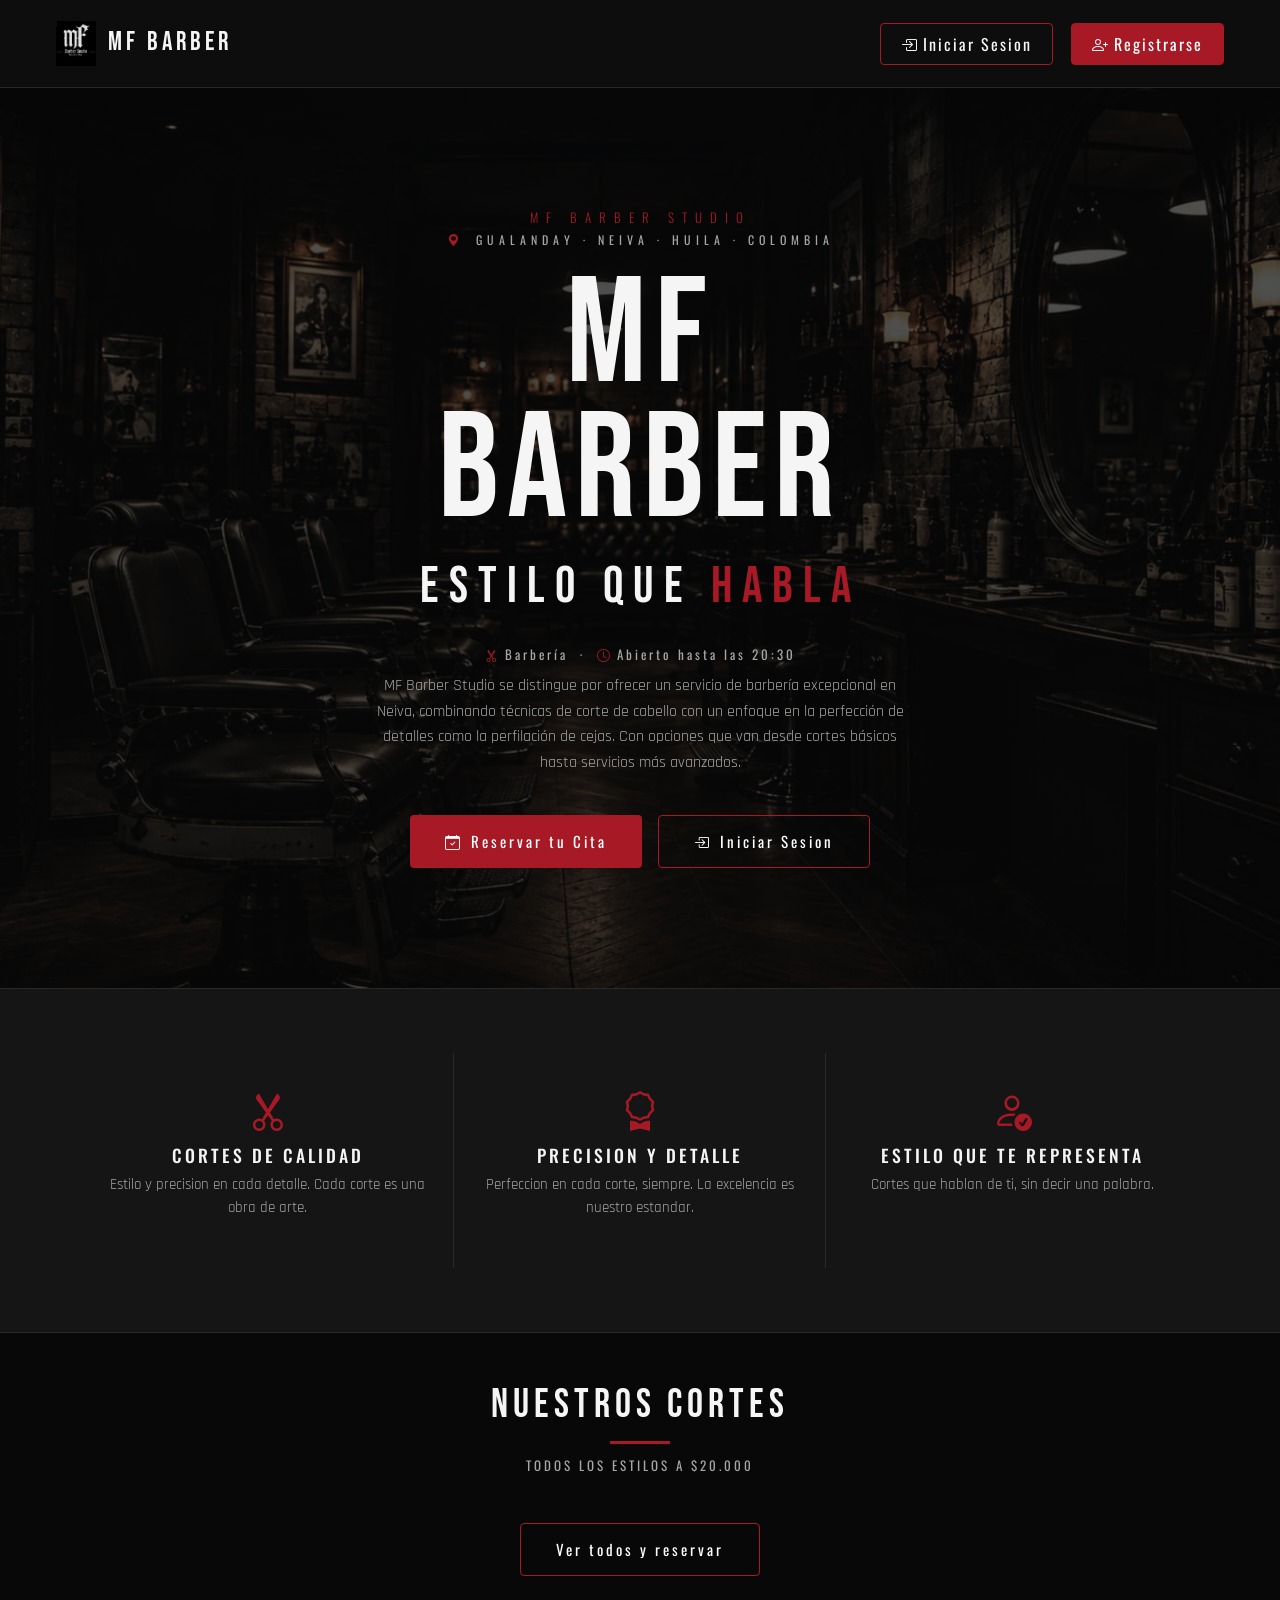
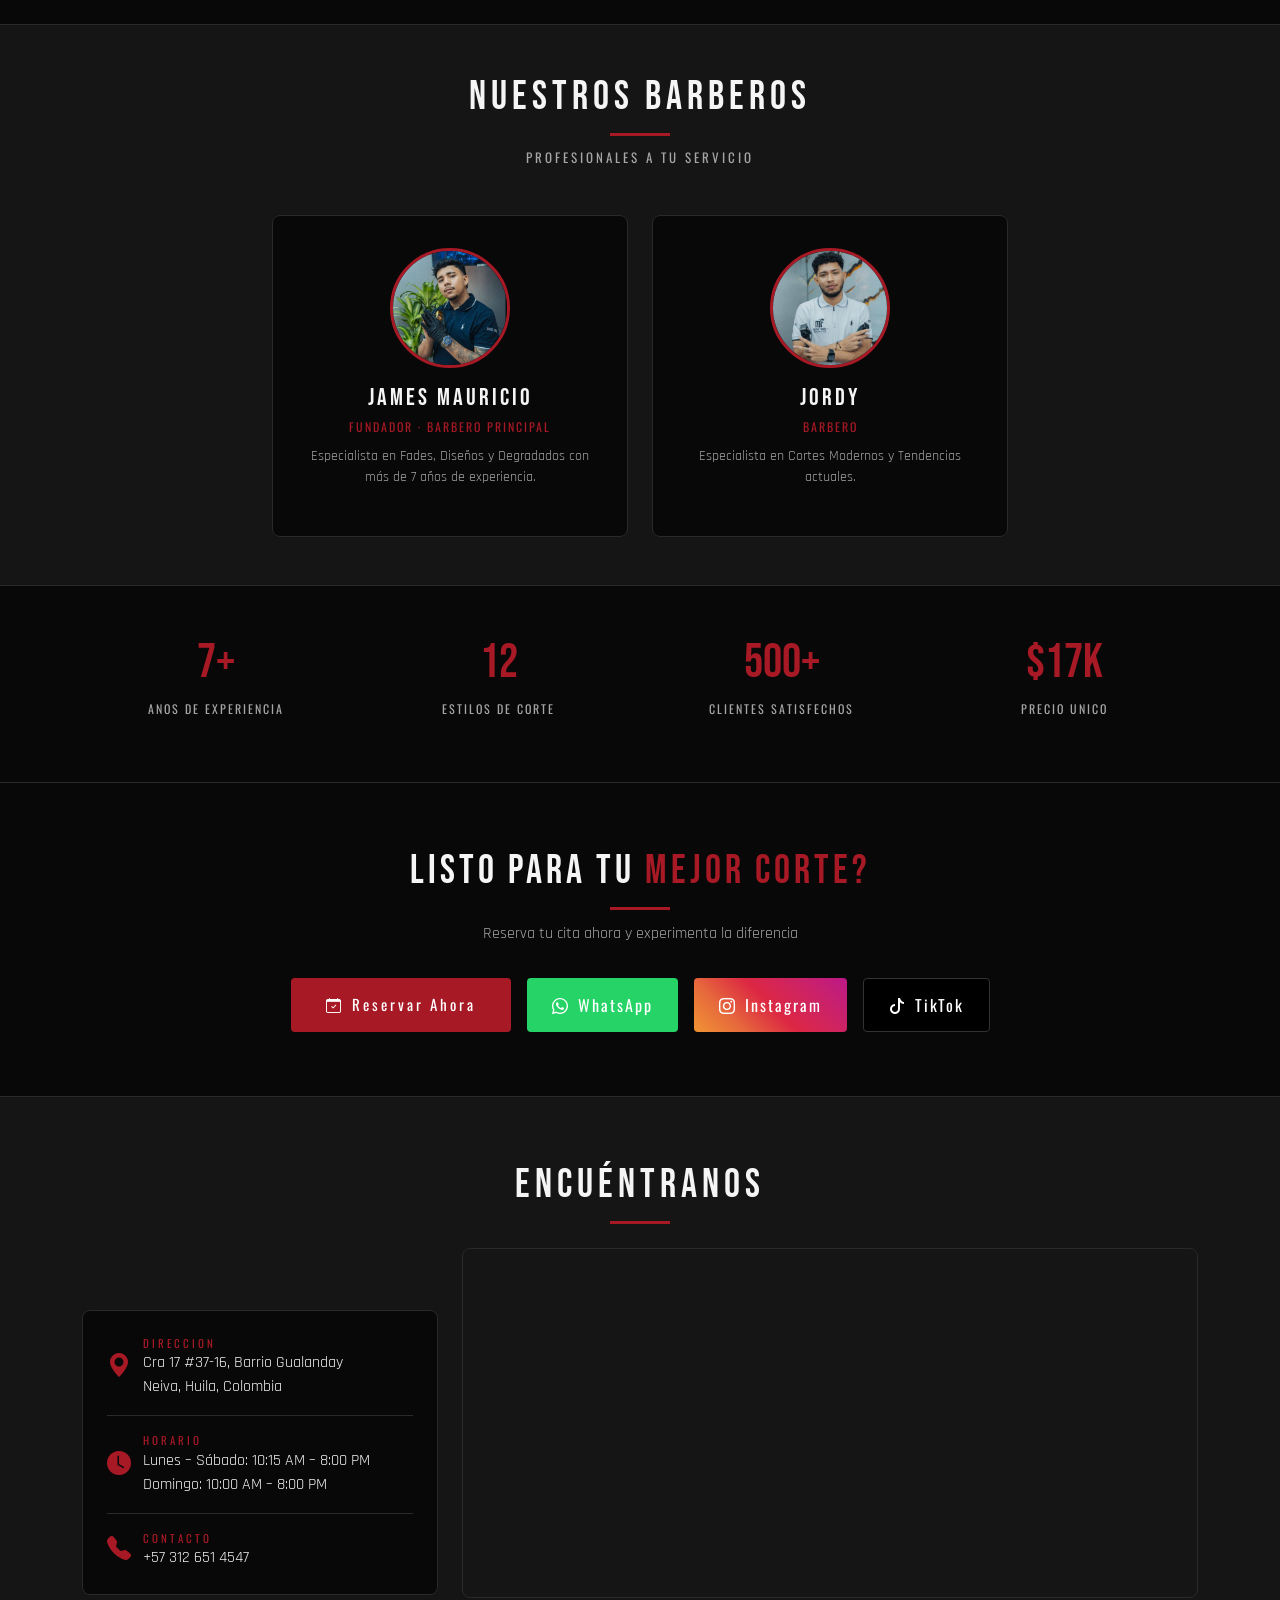
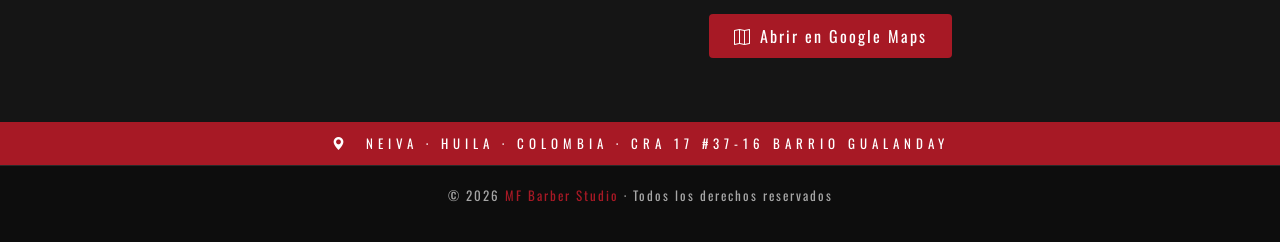
<file: frontend/index.html>
<!DOCTYPE html>
<html lang="es">
<head>
    <meta charset="UTF-8">
    <meta name="viewport" content="width=device-width, initial-scale=1.0">
    <title>MF Barber Studio — Neiva, Huila</title>
    <link href="https://cdn.jsdelivr.net/npm/bootstrap@5.3.2/dist/css/bootstrap.min.css" rel="stylesheet">
    <link href="https://cdn.jsdelivr.net/npm/bootstrap-icons@1.11.1/font/bootstrap-icons.css" rel="stylesheet">
    <link href="https://fonts.googleapis.com/css2?family=Bebas+Neue&family=Oswald:wght@300;400;600;700&family=Rajdhani:wght@400;500;600;700&display=swap" rel="stylesheet">
    <style>
        :root {
            --rojo: #A71925;
            --rojo-hover: #C51F2C;
            --negro: #080808;
            --navbar: #0D0D0D;
            --card: #151515;
            --texto: #F5F5F5;
            --texto-sec: #A6A6A6;
            --borde: #292929;
        }
        * { margin:0; padding:0; box-sizing:border-box; }
        body { background:var(--negro);color:var(--texto);font-family:'Rajdhani',sans-serif;overflow-x:hidden; }
        ::-webkit-scrollbar { width:5px; }
        ::-webkit-scrollbar-track { background:var(--negro); }
        ::-webkit-scrollbar-thumb { background:var(--rojo);border-radius:3px; }
        .navbar { background:var(--navbar);border-bottom:1px solid var(--borde);padding:1rem 2rem;position:sticky;top:0;z-index:999;transition:all 0.3s; }
        .navbar-brand { display:flex;align-items:center;gap:12px;text-decoration:none; }
        .navbar-brand img { height:45px;filter:invert(1); }
        .navbar-brand span { font-family:'Bebas Neue';font-size:1.6rem;letter-spacing:4px;color:var(--texto); }
        .nav-btn-login { background:transparent;border:1px solid var(--rojo);color:var(--texto);font-family:'Oswald';letter-spacing:2px;padding:8px 20px;border-radius:4px;text-decoration:none;transition:all 0.3s;margin-right:10px; }
        .nav-btn-login:hover { background:var(--rojo);color:#fff; }
        .nav-btn-registro { background:var(--rojo);border:1px solid var(--rojo);color:#fff;font-family:'Oswald';letter-spacing:2px;padding:8px 20px;border-radius:4px;text-decoration:none;transition:all 0.3s; }
        .nav-btn-registro:hover { background:var(--rojo-hover);color:#fff;transform:translateY(-1px); }
        .navbar-toggler { border-color:var(--rojo); }
        .navbar-toggler-icon { filter:invert(1); }
        .hero { min-height:100vh;position:relative;display:flex;align-items:center;justify-content:center;text-align:center;background:linear-gradient(rgba(8,8,8,0.70),rgba(8,8,8,0.75)),url('img/fondo-hero.jpg') center/cover no-repeat; }
        .hero-content { position:relative;z-index:2;padding:2rem; }
        .hero-studio { font-family:'Oswald';letter-spacing:8px;color:var(--rojo);font-size:13px;font-weight:300;margin-bottom:3px; }
        .hero-location { font-family:'Oswald';letter-spacing:5px;color:var(--texto-sec);font-size:12px;margin-bottom:20px; }
        .hero-title { font-family:'Bebas Neue';font-size:clamp(70px,12vw,150px);line-height:0.9;letter-spacing:8px;color:var(--texto);margin-bottom:10px; }
        .hero-subtitle { font-family:'Bebas Neue';font-size:clamp(22px,4vw,52px);letter-spacing:10px;color:var(--texto);margin-bottom:20px; }
        .hero-subtitle span { color:var(--rojo); }
        .hero-info { color:var(--texto-sec);font-family:'Oswald';font-size:13px;letter-spacing:3px;margin-bottom:8px; }
        .hero-desc { color:var(--texto-sec);font-family:'Rajdhani';font-size:1rem;margin-bottom:2.5rem;line-height:1.6;max-width:550px;margin-left:auto;margin-right:auto; }
        .btn-hero-primary { background:var(--rojo);color:#fff;font-family:'Oswald';letter-spacing:3px;padding:14px 35px;border:none;border-radius:4px;text-decoration:none;font-size:15px;transition:all 0.3s;display:inline-flex;align-items:center;gap:8px; }
        .btn-hero-primary:hover { background:var(--rojo-hover);color:#fff;transform:translateY(-2px);box-shadow:0 8px 25px rgba(167,25,37,0.4); }
        .btn-hero-secondary { background:transparent;color:#fff;font-family:'Oswald';letter-spacing:3px;padding:14px 35px;border:1px solid var(--rojo);border-radius:4px;text-decoration:none;font-size:15px;transition:all 0.3s;display:inline-flex;align-items:center;gap:8px; }
        .btn-hero-secondary:hover { background:var(--rojo);color:#fff;transform:translateY(-2px); }
        .red-line { width:60px;height:3px;background:var(--rojo);margin:12px auto; }
        .features { background:var(--card);border-top:1px solid var(--borde);border-bottom:1px solid var(--borde);padding:4rem 0; }
        .feature-item { text-align:center;padding:2rem 1.5rem;border-right:1px solid var(--borde); }
        .feature-item:last-child { border-right:none; }
        .feature-icon { font-size:2.5rem;color:var(--rojo);margin-bottom:1rem; }
        .feature-title { font-family:'Oswald';letter-spacing:3px;font-size:1.1rem;color:var(--texto);margin-bottom:8px; }
        .feature-desc { color:var(--texto-sec);font-size:0.95rem;line-height:1.5; }
        .section-title { font-family:'Bebas Neue';font-size:2.5rem;letter-spacing:5px;color:var(--texto); }
        .corte-card { background:var(--card);border:1px solid var(--borde);border-radius:8px;overflow:hidden;transition:all 0.3s; }
        .corte-card:hover { border-color:var(--rojo);transform:translateY(-5px);box-shadow:0 15px 40px rgba(167,25,37,0.2); }
        .corte-card img { width:100%;height:200px;object-fit:cover;transition:all 0.3s; }
        .corte-card:hover img { transform:scale(1.05); }
        .corte-card-body { padding:1rem;text-align:center; }
        .corte-nombre { font-family:'Oswald';color:var(--texto);font-size:13px;margin-bottom:5px; }
        .corte-precio { font-family:'Bebas Neue';font-size:1.8rem;color:var(--rojo);margin-bottom:10px; }
        .btn-reservar { background:var(--rojo);color:#fff;font-family:'Oswald';letter-spacing:2px;padding:8px 20px;border:none;border-radius:4px;width:100%;transition:all 0.3s;text-decoration:none;display:block;cursor:pointer; }
        .btn-reservar:hover { background:var(--rojo-hover);color:#fff; }
        .ubicacion-bar { background:var(--rojo);padding:12px;text-align:center;font-family:'Oswald';letter-spacing:5px;font-size:13px;color:#fff; }
        footer { background:var(--navbar);border-top:1px solid var(--borde);padding:20px;text-align:center;color:var(--texto-sec);font-family:'Oswald';letter-spacing:2px;font-size:13px; }
        footer span { color:var(--rojo); }
        .fade-up { opacity:0;transform:translateY(30px);transition:all 0.6s ease; }
        .fade-up.visible { opacity:1;transform:translateY(0); }
        .mapa-info-card { background:#080808;border:1px solid #292929;border-radius:8px;padding:1.5rem; }
        .mapa-info-row { display:flex;align-items:center;gap:12px;margin-bottom:1rem;padding-bottom:1rem;border-bottom:1px solid #292929; }
        .mapa-info-row:last-child { border-bottom:none;margin-bottom:0;padding-bottom:0; }
        .mapa-info-label { font-family:'Oswald';color:var(--rojo);font-size:11px;letter-spacing:3px;margin:0; }
        .mapa-info-value { font-family:'Rajdhani';color:var(--texto);margin:0; }
        @media (max-width:768px) {
            .feature-item { border-right:none;border-bottom:1px solid var(--borde); }
            .feature-item:last-child { border-bottom:none; }
            .hero-buttons { flex-direction:column;align-items:center; }
            .btn-hero-primary,.btn-hero-secondary { width:100%;justify-content:center; }
        }
    </style>
</head>
<body>

<!-- NAVBAR -->
<nav class="navbar navbar-expand-lg">
    <div class="container-fluid px-4">
        <a class="navbar-brand" href="index.html">
            <img src="img/logo.jpg" alt="MF Barber">
            <span>MF BARBER</span>
        </a>
        <button class="navbar-toggler" type="button" data-bs-toggle="collapse" data-bs-target="#navMenu">
            <span class="navbar-toggler-icon"></span>
        </button>
        <div class="collapse navbar-collapse justify-content-end" id="navMenu">
            <div class="d-flex align-items-center gap-2 mt-3 mt-lg-0">
                <a href="login.html" class="nav-btn-login">
                    <i class="bi bi-box-arrow-in-right me-1"></i>Iniciar Sesion
                </a>
                <a href="registro.html" class="nav-btn-registro">
                    <i class="bi bi-person-plus me-1"></i>Registrarse
                </a>
            </div>
        </div>
    </div>
</nav>

<!-- HERO -->
<section class="hero">
    <div class="hero-content">
        <p class="hero-studio">MF BARBER STUDIO</p>
        <p class="hero-location">
            <i class="bi bi-geo-alt-fill me-1" style="color:var(--rojo);"></i>
            GUALANDAY · NEIVA · HUILA · COLOMBIA
        </p>
        <h1 class="hero-title">MF<br>BARBER</h1>
        <p class="hero-subtitle">ESTILO QUE <span>HABLA</span></p>
        <p class="hero-info">
            <i class="bi bi-scissors me-1" style="color:var(--rojo);"></i>Barbería
            &nbsp;·&nbsp;
            <i class="bi bi-clock me-1" style="color:var(--rojo);"></i>Abierto hasta las 20:30
        </p>
        <p class="hero-desc">
            MF Barber Studio se distingue por ofrecer un servicio de barbería excepcional en Neiva, combinando técnicas de corte de cabello con un enfoque en la perfección de detalles como la perfilación de cejas. Con opciones que van desde cortes básicos hasta servicios más avanzados.
        </p>
        <div class="hero-buttons d-flex gap-3 justify-content-center flex-wrap">
            <a href="registro.html" class="btn-hero-primary">
                <i class="bi bi-calendar-check"></i>Reservar tu Cita
            </a>
            <a href="login.html" class="btn-hero-secondary">
                <i class="bi bi-box-arrow-in-right"></i>Iniciar Sesion
            </a>
        </div>
    </div>
</section>

<!-- CARACTERÍSTICAS -->
<section class="features">
    <div class="container">
        <div class="row g-0">
            <div class="col-md-4 feature-item fade-up">
                <i class="bi bi-scissors feature-icon"></i>
                <h5 class="feature-title">CORTES DE CALIDAD</h5>
                <p class="feature-desc">Estilo y precision en cada detalle. Cada corte es una obra de arte.</p>
            </div>
            <div class="col-md-4 feature-item fade-up">
                <i class="bi bi-award feature-icon"></i>
                <h5 class="feature-title">PRECISION Y DETALLE</h5>
                <p class="feature-desc">Perfeccion en cada corte, siempre. La excelencia es nuestro estandar.</p>
            </div>
            <div class="col-md-4 feature-item fade-up">
                <i class="bi bi-person-check feature-icon"></i>
                <h5 class="feature-title">ESTILO QUE TE REPRESENTA</h5>
                <p class="feature-desc">Cortes que hablan de ti, sin decir una palabra.</p>
            </div>
        </div>
    </div>
</section>

<!-- CORTES -->
<section class="py-5">
    <div class="container">
        <div class="text-center mb-5 fade-up">
            <h2 class="section-title">Nuestros Cortes</h2>
            <div class="red-line"></div>
            <p style="color:var(--texto-sec);font-family:'Oswald';letter-spacing:3px;font-size:13px;">TODOS LOS ESTILOS A $20.000</p>
        </div>
        <div class="row g-4" id="serviciosHome"></div>
        <div class="text-center mt-4">
            <a href="registro.html" class="btn-hero-secondary" style="display:inline-flex;">
                Ver todos y reservar
            </a>
        </div>
    </div>
</section>

<!-- NUESTROS BARBEROS -->
<section class="py-5" style="background:var(--card);border-top:1px solid var(--borde);">
    <div class="container">
        <div class="text-center mb-5 fade-up">
            <h2 class="section-title">Nuestros Barberos</h2>
            <div class="red-line"></div>
            <p style="color:var(--texto-sec);font-family:'Oswald';letter-spacing:3px;font-size:13px;">PROFESIONALES A TU SERVICIO</p>
        </div>
        <div class="row g-4 justify-content-center">
            <div class="col-md-4">
                <div style="background:#080808;border:1px solid #292929;border-radius:8px;padding:2rem;text-align:center;transition:all 0.3s;"
                     onmouseover="this.style.borderColor='#A71925'"
                     onmouseout="this.style.borderColor='#292929'">
                    <img src="img/james.jpg"
                         style="width:120px;height:120px;border-radius:50%;object-fit:cover;border:3px solid #A71925;margin-bottom:1rem;"
                         onerror="this.src='https://via.placeholder.com/120x120/151515/A71925?text=J'">
                    <h4 style="font-family:'Bebas Neue';letter-spacing:3px;color:#F5F5F5;font-size:1.5rem;margin-bottom:5px;">James Mauricio</h4>
                    <p style="font-family:'Oswald';color:#A71925;letter-spacing:2px;font-size:12px;margin-bottom:10px;">FUNDADOR · BARBERO PRINCIPAL</p>
                    <p style="color:#A6A6A6;font-family:'Rajdhani';font-size:14px;">Especialista en Fades, Diseños y Degradados con más de 7 años de experiencia.</p>
                </div>
            </div>
            <div class="col-md-4">
                <div style="background:#080808;border:1px solid #292929;border-radius:8px;padding:2rem;text-align:center;transition:all 0.3s;"
                     onmouseover="this.style.borderColor='#A71925'"
                     onmouseout="this.style.borderColor='#292929'">
                    <img src="img/jordy.jpg"
                         style="width:120px;height:120px;border-radius:50%;object-fit:cover;border:3px solid #A71925;margin-bottom:1rem;"
                         onerror="this.src='https://via.placeholder.com/120x120/151515/A71925?text=J'">
                    <h4 style="font-family:'Bebas Neue';letter-spacing:3px;color:#F5F5F5;font-size:1.5rem;margin-bottom:5px;">Jordy</h4>
                    <p style="font-family:'Oswald';color:#A71925;letter-spacing:2px;font-size:12px;margin-bottom:10px;">BARBERO</p>
                    <p style="color:#A6A6A6;font-family:'Rajdhani';font-size:14px;">Especialista en Cortes Modernos y Tendencias actuales.</p>
                </div>
            </div>
        </div>
    </div>
</section>

<!-- STATS -->
<section style="padding:3rem 0;border-top:1px solid var(--borde);border-bottom:1px solid var(--borde);">
    <div class="container">
        <div class="row text-center g-3">
            <div class="col-6 col-md-3">
                <h2 style="font-family:'Bebas Neue';font-size:3rem;color:var(--rojo);">7+</h2>
                <p style="font-family:'Oswald';color:var(--texto-sec);letter-spacing:2px;font-size:12px;">ANOS DE EXPERIENCIA</p>
            </div>
            <div class="col-6 col-md-3">
                <h2 style="font-family:'Bebas Neue';font-size:3rem;color:var(--rojo);">12</h2>
                <p style="font-family:'Oswald';color:var(--texto-sec);letter-spacing:2px;font-size:12px;">ESTILOS DE CORTE</p>
            </div>
            <div class="col-6 col-md-3">
                <h2 style="font-family:'Bebas Neue';font-size:3rem;color:var(--rojo);">500+</h2>
                <p style="font-family:'Oswald';color:var(--texto-sec);letter-spacing:2px;font-size:12px;">CLIENTES SATISFECHOS</p>
            </div>
            <div class="col-6 col-md-3">
                <h2 style="font-family:'Bebas Neue';font-size:3rem;color:var(--rojo);">$17K</h2>
                <p style="font-family:'Oswald';color:var(--texto-sec);letter-spacing:2px;font-size:12px;">PRECIO UNICO</p>
            </div>
        </div>
    </div>
</section>

<!-- CTA -->
<section style="padding:4rem 0;text-align:center;">
    <div class="container">
        <h2 style="font-family:'Bebas Neue';font-size:2.5rem;letter-spacing:4px;color:var(--texto);">Listo para tu <span style="color:var(--rojo);">mejor corte?</span></h2>
        <div class="red-line"></div>
        <p style="color:var(--texto-sec);margin-bottom:2rem;font-family:'Rajdhani';">Reserva tu cita ahora y experimenta la diferencia</p>
        <div class="d-flex gap-3 justify-content-center flex-wrap">
            <a href="registro.html" class="btn-hero-primary">
                <i class="bi bi-calendar-check"></i>Reservar Ahora
            </a>
            <a href="https://wa.me/573126514547" target="_blank"
               style="background:#25D366;color:#fff;font-family:'Oswald';letter-spacing:2px;padding:14px 25px;border-radius:4px;text-decoration:none;display:inline-flex;align-items:center;gap:8px;transition:all 0.3s;"
               onmouseover="this.style.background='#1da851'"
               onmouseout="this.style.background='#25D366'">
                <i class="bi bi-whatsapp"></i>WhatsApp
            </a>
            <a href="https://www.instagram.com/james_barbero_" target="_blank"
               style="background:linear-gradient(45deg,#f09433,#e6683c,#dc2743,#cc2366,#bc1888);color:#fff;font-family:'Oswald';letter-spacing:2px;padding:14px 25px;border-radius:4px;text-decoration:none;display:inline-flex;align-items:center;gap:8px;transition:all 0.3s;"
               onmouseover="this.style.opacity='0.85'"
               onmouseout="this.style.opacity='1'">
                <i class="bi bi-instagram"></i>Instagram
            </a>
            <a href="https://www.tiktok.com/@mf.barber.studio" target="_blank"
               style="background:#000;border:1px solid #333;color:#fff;font-family:'Oswald';letter-spacing:2px;padding:14px 25px;border-radius:4px;text-decoration:none;display:inline-flex;align-items:center;gap:8px;transition:all 0.3s;"
               onmouseover="this.style.borderColor='#A71925'"
               onmouseout="this.style.borderColor='#333'">
                <i class="bi bi-tiktok"></i>TikTok
            </a>
        </div>
    </div>
</section>

<!-- UBICACIÓN CON MAPA -->
<section style="padding:4rem 0;background:var(--card);border-top:1px solid var(--borde);">
    <div class="container">
        <div class="text-center mb-4 fade-up">
            <h2 class="section-title">Encuéntranos</h2>
            <div class="red-line"></div>
        </div>
        <div class="row g-4 align-items-center">
            <div class="col-md-4">
                <div class="mapa-info-card">
                    <div class="mapa-info-row">
                        <i class="bi bi-geo-alt-fill" style="color:var(--rojo);font-size:1.5rem;"></i>
                        <div>
                            <p class="mapa-info-label">DIRECCION</p>
                            <p class="mapa-info-value">Cra 17 #37-16, Barrio Gualanday<br>Neiva, Huila, Colombia</p>
                        </div>
                    </div>
                    <div class="mapa-info-row">
                        <i class="bi bi-clock-fill" style="color:var(--rojo);font-size:1.5rem;"></i>
                        <div>
                            <p class="mapa-info-label">HORARIO</p>
                            <p class="mapa-info-value">Lunes – Sábado: 10:15 AM – 8:00 PM<br>Domingo: 10:00 AM – 8:00 PM</p>
                        </div>
                    </div>
                    <div class="mapa-info-row">
                        <i class="bi bi-telephone-fill" style="color:var(--rojo);font-size:1.5rem;"></i>
                        <div>
                            <p class="mapa-info-label">CONTACTO</p>
                            <p class="mapa-info-value">+57 312 651 4547</p>
                        </div>
                    </div>
                </div>
            </div>
            <div class="col-md-8">
                <div style="border:1px solid #292929;border-radius:8px;overflow:hidden;height:350px;">
                    <iframe
                        src="https://www.google.com/maps?q=Carrera+17+37-15,+Neiva,+Huila,+Colombia&output=embed"
                        width="100%" height="100%"
                        style="border:0;filter:grayscale(80%) invert(10%);"
                        allowfullscreen="" loading="lazy">
                    </iframe>
                </div>
                <div class="text-center mt-3">
                    <a href="https://maps.google.com/?q=Carrera+17+37-15,+Neiva,+Huila,+Colombia" target="_blank"
                       style="background:#A71925;color:#fff;font-family:'Oswald';letter-spacing:2px;padding:10px 25px;border-radius:4px;text-decoration:none;display:inline-flex;align-items:center;gap:8px;transition:all 0.3s;"
                       onmouseover="this.style.background='#C51F2C'"
                       onmouseout="this.style.background='#A71925'">
                        <i class="bi bi-map"></i>Abrir en Google Maps
                    </a>
                </div>
            </div>
        </div>
    </div>
</section>

<div class="ubicacion-bar">
    <i class="bi bi-geo-alt-fill me-2"></i>
    NEIVA · HUILA · COLOMBIA · CRA 17 #37-16 BARRIO GUALANDAY
</div>

<!-- FOOTER -->
<footer>
    <p>© 2026 <span>MF Barber Studio</span> · Todos los derechos reservados</p>
</footer>

<script src="https://cdn.jsdelivr.net/npm/bootstrap@5.3.2/dist/js/bootstrap.bundle.min.js"></script>
<script src="js/config.js"></script>
<script>
async function cargarServiciosHome() {
    try {
        const servicios = await apiRequest('GET', '/servicios/');
        document.getElementById('serviciosHome').innerHTML = servicios.slice(0,6).map(s => `
            <div class="col-md-4">
                <div class="corte-card">
                    <div style="overflow:hidden;">
                        <img src="img/${s.imagen}"
                             onerror="this.src='https://via.placeholder.com/400x200/151515/A71925?text=MF+BARBER'"
                             alt="${s.nombre}">
                    </div>
                    <div class="corte-card-body">
                        <p class="corte-nombre">${s.nombre}</p>
                        <p class="corte-precio">$${Number(s.precio).toLocaleString()}</p>
                        <a href="registro.html" class="btn-reservar">Reservar</a>
                    </div>
                </div>
            </div>
        `).join('');
    } catch(e) {
        console.log('Backend no disponible');
    }
}

const observer = new IntersectionObserver((entries) => {
    entries.forEach(entry => {
        if (entry.isIntersecting) entry.target.classList.add('visible');
    });
}, { threshold: 0.1 });

document.querySelectorAll('.fade-up').forEach(el => observer.observe(el));
cargarServiciosHome();
</script>
</body>
</html>
</file>
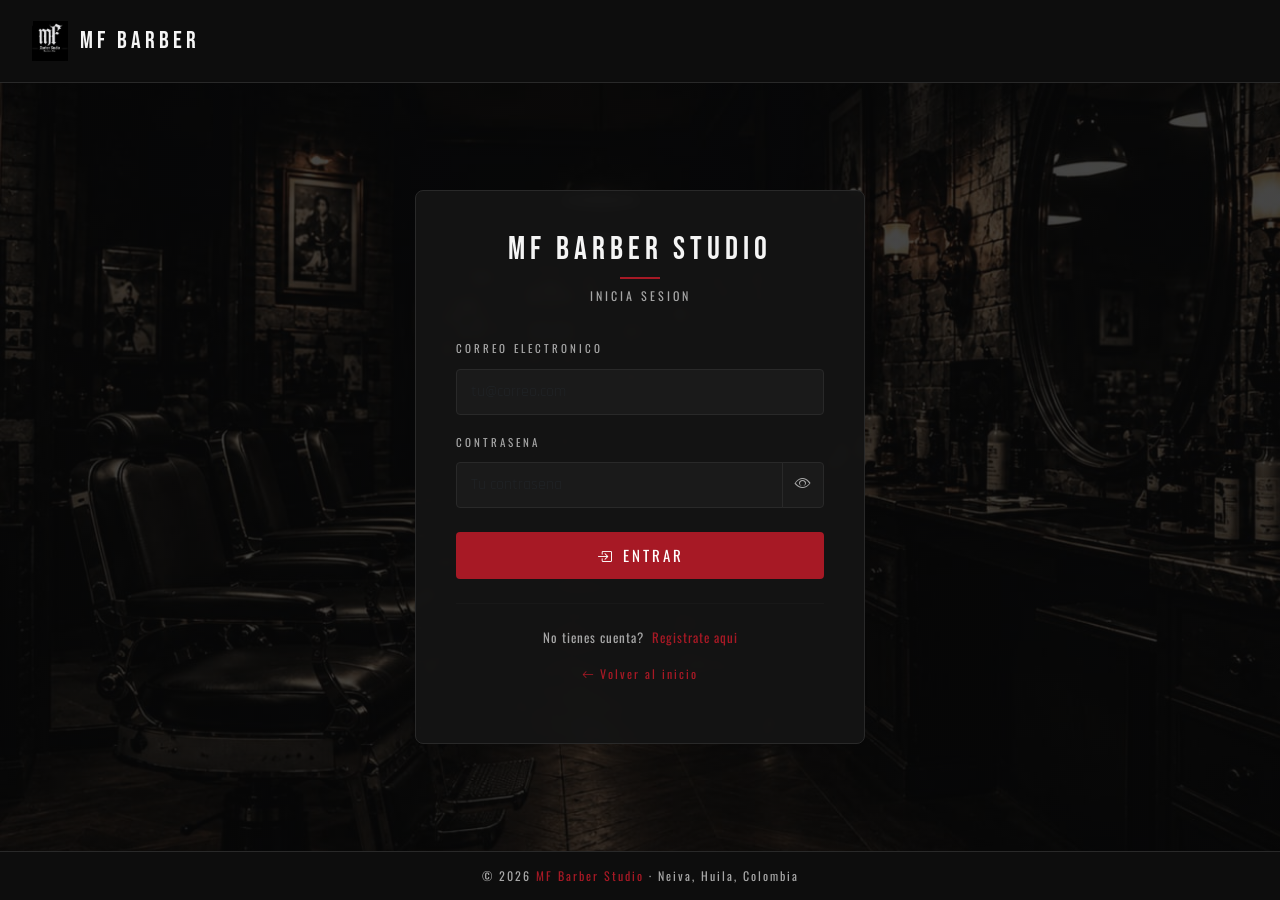
<file: frontend/cierres.html>
<!DOCTYPE html>
<html lang="es">
<head>
    <meta charset="UTF-8">
    <meta name="viewport" content="width=device-width, initial-scale=1.0">
    <title>Cierres de Ventas — MF Barber Studio</title>
    <link href="https://cdn.jsdelivr.net/npm/bootstrap@5.3.2/dist/css/bootstrap.min.css" rel="stylesheet">
    <link href="https://cdn.jsdelivr.net/npm/bootstrap-icons@1.11.1/font/bootstrap-icons.css" rel="stylesheet">
    <link href="https://fonts.googleapis.com/css2?family=Bebas+Neue&family=Oswald:wght@300;400;600;700&family=Rajdhani:wght@400;500;600;700&display=swap" rel="stylesheet">
    <link href="css/style.css" rel="stylesheet">
    <style>
        :root {
            --rojo:#A71925;--rojo-hover:#C51F2C;--negro:#080808;
            --navbar:#0D0D0D;--card:#151515;--texto:#F5F5F5;
            --texto-sec:#A6A6A6;--borde:#292929;
        }
        body { background:var(--negro);color:var(--texto);min-height:100vh;font-family:'Rajdhani',sans-serif; }
        .navbar { background:var(--navbar);border-bottom:1px solid var(--borde);padding:0.8rem 2rem;position:sticky;top:0;z-index:999; }
        .navbar-brand { display:flex;align-items:center;gap:12px;text-decoration:none; }
        .navbar-brand img { height:40px;filter:invert(1); }
        .navbar-brand span { font-family:'Bebas Neue';font-size:1.5rem;letter-spacing:4px;color:var(--texto); }
        .btn-salir { background:transparent;border:1px solid var(--borde);color:var(--texto-sec);font-family:'Oswald';letter-spacing:2px;font-size:12px;padding:6px 15px;border-radius:4px;transition:all 0.3s; }
        .btn-salir:hover { border-color:var(--rojo);color:var(--rojo); }
        .stat-card { background:var(--card);border:1px solid var(--borde);border-radius:8px;padding:1.5rem;text-align:center;transition:all 0.3s; }
        .stat-card:hover { border-color:var(--rojo); }
        .stat-num { font-family:'Bebas Neue';font-size:2.5rem;color:var(--rojo);margin-bottom:3px; }
        .stat-label { font-family:'Oswald';color:var(--texto-sec);letter-spacing:2px;font-size:11px; }
        .section-title { font-family:'Bebas Neue';letter-spacing:4px;color:var(--texto);font-size:1.5rem; }
        .btn-rojo { background:var(--rojo);color:#fff;font-family:'Oswald';letter-spacing:2px;padding:8px 20px;border:none;border-radius:4px;transition:all 0.3s;cursor:pointer; }
        .btn-rojo:hover { background:var(--rojo-hover); }
        footer { background:var(--navbar);border-top:1px solid var(--borde);padding:15px;text-align:center;color:var(--texto-sec);font-family:'Oswald';font-size:12px;letter-spacing:2px;margin-top:3rem; }
        footer span { color:var(--rojo); }
    </style>
</head>
<body>
<nav class="navbar d-flex justify-content-between align-items-center">
    <a class="navbar-brand" href="index.html">
        <img src="img/logo.jpg" alt="logo">
        <span>MF BARBER — CIERRES</span>
    </a>
    <div class="d-flex align-items-center gap-3">
        <a href="dashboard_admin.html" style="font-family:'Oswald';color:var(--texto-sec);font-size:13px;text-decoration:none;">
            <i class="bi bi-arrow-left me-1"></i>Volver
        </a>
        <button onclick="cerrarSesion()" class="btn-salir"><i class="bi bi-box-arrow-right me-1"></i>Salir</button>
    </div>
</nav>

<div class="container mt-4">
    <h2 style="font-family:'Bebas Neue';letter-spacing:4px;font-size:2rem;">Cierres de <span style="color:var(--rojo);">Ventas</span></h2>
    <p style="font-family:'Oswald';color:var(--texto-sec);letter-spacing:3px;font-size:12px;margin-bottom:2rem;">MF BARBER STUDIO 2026</p>

    <!-- FILTRO DE FECHA -->
    <div style="background:var(--card);border:1px solid var(--borde);border-radius:8px;padding:1.5rem;margin-bottom:2rem;">
        <div class="row g-3 align-items-end">
            <div class="col-md-4">
                <label style="font-family:'Oswald';color:var(--texto-sec);font-size:11px;letter-spacing:3px;display:block;margin-bottom:5px;">FECHA INICIO</label>
                <input type="date" id="fechaInicio"
                       style="width:100%;background:rgba(255,255,255,0.03);border:1px solid var(--borde);color:var(--texto);border-radius:4px;padding:10px 14px;font-family:'Oswald';">
            </div>
            <div class="col-md-4">
                <label style="font-family:'Oswald';color:var(--texto-sec);font-size:11px;letter-spacing:3px;display:block;margin-bottom:5px;">FECHA FIN</label>
                <input type="date" id="fechaFin"
                       style="width:100%;background:rgba(255,255,255,0.03);border:1px solid var(--borde);color:var(--texto);border-radius:4px;padding:10px 14px;font-family:'Oswald';">
            </div>
            <div class="col-md-4">
                <button onclick="calcularCierres()" class="btn-rojo w-100">
                    <i class="bi bi-calculator me-2"></i>Calcular
                </button>
            </div>
        </div>
        <div class="d-flex gap-2 mt-3 flex-wrap">
            <button onclick="setHoy()" style="background:transparent;border:1px solid var(--borde);color:var(--texto-sec);font-family:'Oswald';font-size:11px;letter-spacing:2px;padding:5px 15px;border-radius:3px;cursor:pointer;transition:all 0.3s;"
                    onmouseover="this.style.borderColor='#A71925';this.style.color='#A71925'"
                    onmouseout="this.style.borderColor='var(--borde)';this.style.color='var(--texto-sec)'">HOY</button>
            <button onclick="setEstaSemana()" style="background:transparent;border:1px solid var(--borde);color:var(--texto-sec);font-family:'Oswald';font-size:11px;letter-spacing:2px;padding:5px 15px;border-radius:3px;cursor:pointer;transition:all 0.3s;"
                    onmouseover="this.style.borderColor='#A71925';this.style.color='#A71925'"
                    onmouseout="this.style.borderColor='var(--borde)';this.style.color='var(--texto-sec)'">ESTA SEMANA</button>
            <button onclick="setEsteMes()" style="background:transparent;border:1px solid var(--borde);color:var(--texto-sec);font-family:'Oswald';font-size:11px;letter-spacing:2px;padding:5px 15px;border-radius:3px;cursor:pointer;transition:all 0.3s;"
                    onmouseover="this.style.borderColor='#A71925';this.style.color='#A71925'"
                    onmouseout="this.style.borderColor='var(--borde)';this.style.color='var(--texto-sec)'">ESTE MES</button>
        </div>
    </div>

    <!-- STATS GENERALES -->
    <div class="row g-3 mb-4" id="statsGenerales" style="display:none;">
        <div class="col-6 col-md-3">
            <div class="stat-card">
                <p class="stat-num" id="totalCortes">0</p>
                <p class="stat-label">CORTES REALIZADOS</p>
            </div>
        </div>
        <div class="col-6 col-md-3">
            <div class="stat-card">
                <p class="stat-num" id="totalIngresos">$0</p>
                <p class="stat-label">INGRESOS TOTALES</p>
            </div>
        </div>
        <div class="col-6 col-md-3">
            <div class="stat-card" style="border-color:rgba(167,25,37,0.3);">
                <p class="stat-num" id="totalPendientes">0</p>
                <p class="stat-label">PENDIENTES</p>
            </div>
        </div>
        <div class="col-6 col-md-3">
            <div class="stat-card">
                <p class="stat-num" id="totalCancelados">0</p>
                <p class="stat-label">CANCELADOS</p>
            </div>
        </div>
    </div>

    <!-- GANANCIAS POR BARBERO -->
    <div id="seccionBarberos" style="display:none;margin-bottom:2rem;">
        <h4 class="section-title mb-3">Ganancias por Barbero</h4>

        <div style="background:var(--card);border:1px solid var(--borde);border-radius:8px;padding:1.5rem;margin-bottom:1.5rem;">
            <label style="font-family:'Oswald';color:var(--texto-sec);font-size:11px;letter-spacing:3px;display:block;margin-bottom:10px;">DIVISION DE GANANCIAS</label>
            <div class="d-flex gap-3 flex-wrap">
                <button onclick="setPorcentaje(50,50)" id="btn5050"
                        style="background:rgba(167,25,37,0.2);border:1px solid var(--rojo);color:var(--rojo);font-family:'Oswald';letter-spacing:2px;font-size:12px;padding:8px 20px;border-radius:4px;cursor:pointer;">
                    50% / 50%
                </button>
                <button onclick="setPorcentaje(60,40)" id="btn6040"
                        style="background:transparent;border:1px solid var(--borde);color:var(--texto-sec);font-family:'Oswald';letter-spacing:2px;font-size:12px;padding:8px 20px;border-radius:4px;cursor:pointer;">
                    60% Negocio / 40% Barbero
                </button>
                <button onclick="setPorcentaje(40,60)" id="btn4060"
                        style="background:transparent;border:1px solid var(--borde);color:var(--texto-sec);font-family:'Oswald';letter-spacing:2px;font-size:12px;padding:8px 20px;border-radius:4px;cursor:pointer;">
                    40% Negocio / 60% Barbero
                </button>
            </div>
        </div>

        <div class="row g-3" id="cardsBarberos"></div>
    </div>

    <!-- TABLA DETALLE -->
    <div id="seccionDetalle" style="display:none;">
        <h4 class="section-title mb-3">Detalle de Reservas</h4>
        <div id="tablaDetalle" style="overflow-x:auto;"></div>
    </div>
</div>

<footer>© 2026 <span>MF Barber Studio</span> · Neiva, Huila, Colombia</footer>

<script src="https://cdn.jsdelivr.net/npm/bootstrap@5.3.2/dist/js/bootstrap.bundle.min.js"></script>
<script src="js/config.js"></script>
<script>
    verificarAuth();
    const usuario = getUsuario();
    if (usuario.rol !== 'admin') window.location.href = 'login.html';

    const PRECIO_POR_DEFECTO = 20000;
    let porcentajeNegocio = 50;
    let porcentajeBarbero = 50;
    let reservasPeriodo = [];   // todas las del rango (cualquier estado)
    let reservasActuales = [];  // solo las Listo del rango
    let barberosLista = [];
    let precios = {};
    let hayDatos = false;

    // Fecha local (no UTC) en formato YYYY-MM-DD
    function fechaLocal(d = new Date()) {
        const y = d.getFullYear();
        const m = String(d.getMonth() + 1).padStart(2, '0');
        const dia = String(d.getDate()).padStart(2, '0');
        return `${y}-${m}-${dia}`;
    }

    function setHoy() {
        const hoy = fechaLocal();
        document.getElementById('fechaInicio').value = hoy;
        document.getElementById('fechaFin').value = hoy;
        calcularCierres();
    }

    function setEstaSemana() {
        const hoy = new Date();
        const dia = hoy.getDay() || 7; // domingo = 7
        const lunes = new Date(hoy);
        lunes.setDate(hoy.getDate() - dia + 1);
        const domingo = new Date(lunes);
        domingo.setDate(lunes.getDate() + 6);
        document.getElementById('fechaInicio').value = fechaLocal(lunes);
        document.getElementById('fechaFin').value = fechaLocal(domingo);
        calcularCierres();
    }

    function setEsteMes() {
        const hoy = new Date();
        const inicio = new Date(hoy.getFullYear(), hoy.getMonth(), 1);
        const fin = new Date(hoy.getFullYear(), hoy.getMonth() + 1, 0);
        document.getElementById('fechaInicio').value = fechaLocal(inicio);
        document.getElementById('fechaFin').value = fechaLocal(fin);
        calcularCierres();
    }

    function setPorcentaje(negocio, barbero) {
        porcentajeNegocio = negocio;
        porcentajeBarbero = barbero;
        ['btn5050','btn6040','btn4060'].forEach(id => {
            const btn = document.getElementById(id);
            btn.style.background = 'transparent';
            btn.style.borderColor = 'var(--borde)';
            btn.style.color = 'var(--texto-sec)';
        });
        const btnId = negocio === 50 ? 'btn5050' : negocio === 60 ? 'btn6040' : 'btn4060';
        const btn = document.getElementById(btnId);
        btn.style.background = 'rgba(167,25,37,0.2)';
        btn.style.borderColor = '#A71925';
        btn.style.color = '#A71925';
        if (hayDatos) mostrarResultados();
    }

    function valorReserva(r) {
        return precios[r.id_servicio] ?? PRECIO_POR_DEFECTO;
    }

    function listaBarberos() {
        const mapa = {};
        barberosLista.forEach(b => { mapa[b.id] = { id: b.id, nombre: b.nombre, foto: b.foto }; });
        // barberos desactivados que tienen cortes en el periodo
        reservasActuales.forEach(r => {
            if (r.id_barbero && !mapa[r.id_barbero]) {
                mapa[r.id_barbero] = { id: r.id_barbero, nombre: r.nombre_barbero, foto: null };
            }
        });
        return Object.values(mapa);
    }

    async function calcularCierres() {
        const inicio = document.getElementById('fechaInicio').value;
        const fin = document.getElementById('fechaFin').value;
        if (!inicio || !fin) { alert('Selecciona un rango de fechas'); return; }

        try {
            const [reservas, servicios, barberos] = await Promise.all([
                apiRequest('GET', '/reservas/', null, getToken()),
                apiRequest('GET', '/servicios/'),
                apiRequest('GET', '/usuarios/barberos')
            ]);
            precios = {};
            servicios.forEach(s => { precios[s.id] = Number(s.precio); });
            barberosLista = barberos;

            reservasPeriodo = reservas.filter(r => r.fecha_reserva >= inicio && r.fecha_reserva <= fin);
            reservasActuales = reservasPeriodo.filter(r => r.estado === 'Listo');
            hayDatos = true;
            mostrarResultados();
        } catch(e) {
            alert('Error: ' + e.message);
        }
    }

    function mostrarResultados() {
        const reservas = reservasActuales;

        const totalIngresos = reservas.reduce((suma, r) => suma + valorReserva(r), 0);
        document.getElementById('totalCortes').textContent = reservas.length;
        document.getElementById('totalIngresos').textContent = '$' + totalIngresos.toLocaleString();
        document.getElementById('totalPendientes').textContent =
            reservasPeriodo.filter(r => r.estado === 'Pendiente' || r.estado === 'En Curso').length;
        document.getElementById('totalCancelados').textContent =
            reservasPeriodo.filter(r => r.estado === 'Cancelado').length;

        document.getElementById('statsGenerales').style.display = 'flex';
        document.getElementById('seccionBarberos').style.display = 'block';
        document.getElementById('seccionDetalle').style.display = 'block';

        const cardsBarberos = document.getElementById('cardsBarberos');
        cardsBarberos.innerHTML = listaBarberos().map(b => {
            const cortesB = reservas.filter(r => r.id_barbero === b.id);
            const ingresosB = cortesB.reduce((suma, r) => suma + valorReserva(r), 0);
            const gananciaB = Math.round(ingresosB * porcentajeBarbero / 100);
            const gananciaNegocio = Math.round(ingresosB * porcentajeNegocio / 100);
            return `
                <div class="col-md-6">
                    <div style="background:var(--card);border:1px solid var(--borde);border-radius:8px;padding:1.5rem;">
                        <div style="display:flex;align-items:center;gap:12px;margin-bottom:1.5rem;">
                            <img src="img/${b.foto || 'logo.jpg'}" style="width:50px;height:50px;border-radius:50%;object-fit:cover;border:2px solid #A71925;background:#0D0D0D;"
                                 onerror="this.onerror=null;this.src='img/logo.jpg'">
                            <div>
                                <h5 style="font-family:'Bebas Neue';letter-spacing:3px;color:var(--texto);margin:0;font-size:1.2rem;">${b.nombre}</h5>
                                <p style="font-family:'Oswald';color:#A71925;font-size:11px;letter-spacing:2px;margin:0;">BARBERO</p>
                            </div>
                        </div>
                        <div style="display:grid;grid-template-columns:1fr 1fr;gap:10px;">
                            <div style="background:#080808;border:1px solid var(--borde);border-radius:6px;padding:12px;text-align:center;">
                                <p style="font-family:'Bebas Neue';font-size:1.8rem;color:#A71925;margin:0;">${cortesB.length}</p>
                                <p style="font-family:'Oswald';color:var(--texto-sec);font-size:10px;letter-spacing:2px;margin:0;">CORTES</p>
                            </div>
                            <div style="background:#080808;border:1px solid var(--borde);border-radius:6px;padding:12px;text-align:center;">
                                <p style="font-family:'Bebas Neue';font-size:1.8rem;color:#A71925;margin:0;">$${ingresosB.toLocaleString()}</p>
                                <p style="font-family:'Oswald';color:var(--texto-sec);font-size:10px;letter-spacing:2px;margin:0;">GENERADO</p>
                            </div>
                        </div>
                        <div style="margin-top:12px;background:rgba(167,25,37,0.08);border:1px solid rgba(167,25,37,0.2);border-radius:6px;padding:12px;">
                            <div style="display:flex;justify-content:space-between;align-items:center;margin-bottom:8px;">
                                <span style="font-family:'Oswald';color:var(--texto-sec);font-size:11px;letter-spacing:2px;">NEGOCIO (${porcentajeNegocio}%)</span>
                                <span style="font-family:'Bebas Neue';font-size:1.3rem;color:var(--texto);">$${gananciaNegocio.toLocaleString()}</span>
                            </div>
                            <div style="display:flex;justify-content:space-between;align-items:center;">
                                <span style="font-family:'Oswald';color:var(--texto-sec);font-size:11px;letter-spacing:2px;">BARBERO (${porcentajeBarbero}%)</span>
                                <span style="font-family:'Bebas Neue';font-size:1.3rem;color:#25D366;">$${gananciaB.toLocaleString()}</span>
                            </div>
                        </div>
                    </div>
                </div>
            `;
        }).join('');

        document.getElementById('tablaDetalle').innerHTML = reservas.length === 0 ?
            `<div style="text-align:center;padding:2rem;color:var(--texto-sec);font-family:'Oswald';">No hay cortes completados en este periodo</div>` :
            `<div style="background:var(--card);border:1px solid var(--borde);border-radius:8px;overflow-x:auto;">
                <table style="width:100%;border-collapse:collapse;min-width:600px;">
                    <thead>
                        <tr style="background:#0D0D0D;">
                            <th style="padding:12px 16px;font-family:'Oswald';color:#A71925;letter-spacing:2px;font-size:12px;border-bottom:1px solid #292929;">#</th>
                            <th style="padding:12px 16px;font-family:'Oswald';color:#A71925;letter-spacing:2px;font-size:12px;border-bottom:1px solid #292929;">CLIENTE</th>
                            <th style="padding:12px 16px;font-family:'Oswald';color:#A71925;letter-spacing:2px;font-size:12px;border-bottom:1px solid #292929;">BARBERO</th>
                            <th style="padding:12px 16px;font-family:'Oswald';color:#A71925;letter-spacing:2px;font-size:12px;border-bottom:1px solid #292929;">FECHA</th>
                            <th style="padding:12px 16px;font-family:'Oswald';color:#A71925;letter-spacing:2px;font-size:12px;border-bottom:1px solid #292929;">HORA</th>
                            <th style="padding:12px 16px;font-family:'Oswald';color:#A71925;letter-spacing:2px;font-size:12px;border-bottom:1px solid #292929;">VALOR</th>
                            <th style="padding:12px 16px;font-family:'Oswald';color:#A71925;letter-spacing:2px;font-size:12px;border-bottom:1px solid #292929;">BARBERO GANA</th>
                        </tr>
                    </thead>
                    <tbody>
                    ${reservas.map(r => {
                        const valor = valorReserva(r);
                        const ganancia = Math.round(valor * porcentajeBarbero / 100);
                        return `
                        <tr style="border-bottom:1px solid #1a1a1a;">
                            <td style="padding:12px 16px;color:#F5F5F5;font-family:'Rajdhani';">${r.id}</td>
                            <td style="padding:12px 16px;color:#F5F5F5;font-family:'Oswald';font-size:13px;">${r.nombre_cliente}</td>
                            <td style="padding:12px 16px;color:#F5F5F5;font-family:'Oswald';font-size:13px;">${r.nombre_barbero}</td>
                            <td style="padding:12px 16px;color:#A6A6A6;font-family:'Rajdhani';white-space:nowrap;">${r.fecha_reserva}</td>
                            <td style="padding:12px 16px;color:#A6A6A6;font-family:'Rajdhani';white-space:nowrap;">${r.hora_reserva}</td>
                            <td style="padding:12px 16px;font-family:'Bebas Neue';font-size:1.2rem;color:#A71925;">$${valor.toLocaleString()}</td>
                            <td style="padding:12px 16px;font-family:'Bebas Neue';font-size:1.2rem;color:#25D366;">$${ganancia.toLocaleString()}</td>
                        </tr>`;
                    }).join('')}
                    </tbody>
                </table>
            </div>`;
    }

    // Al abrir: mes actual y calcula solo
    setEsteMes();
</script>
</body>
</html>
</file>
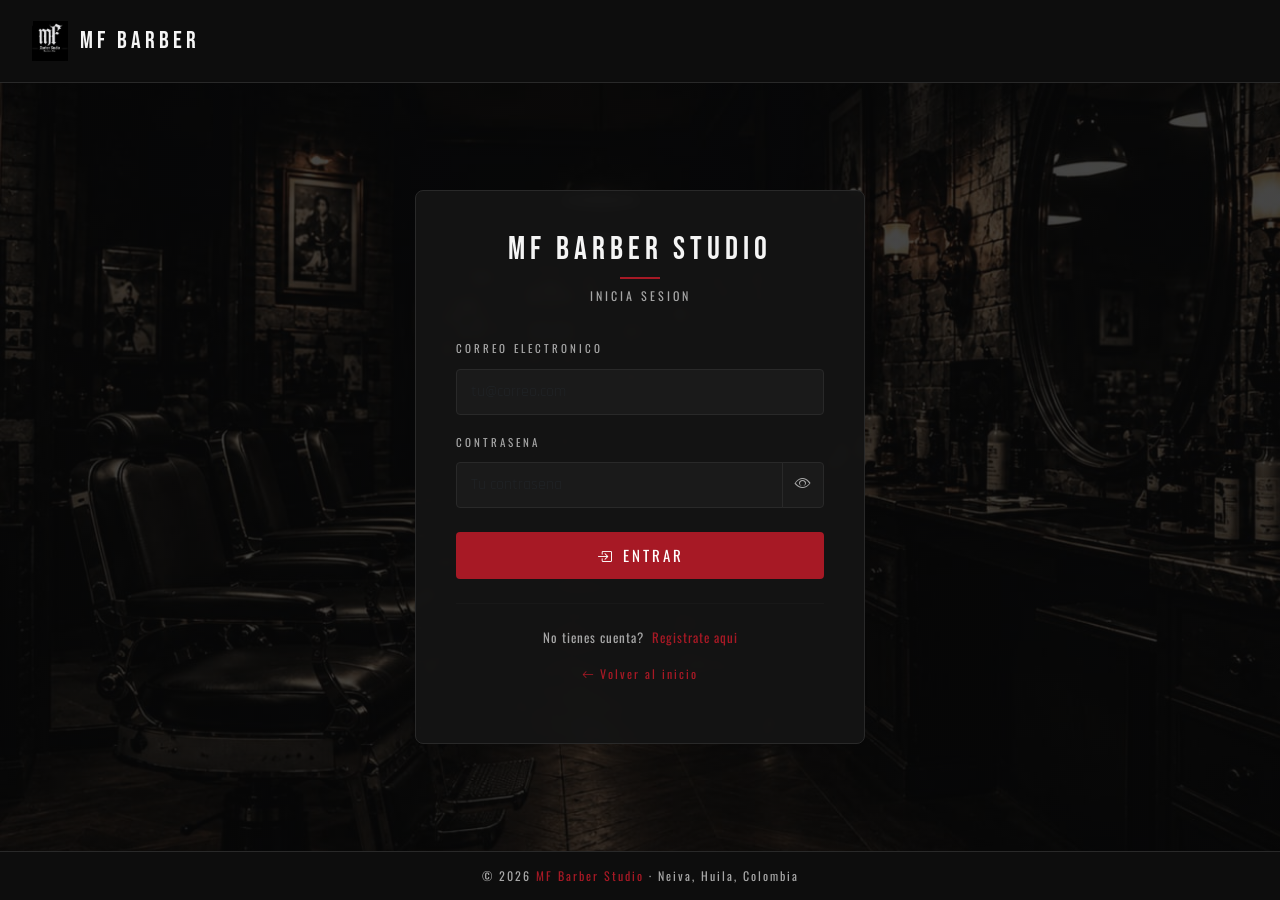
<file: frontend/dashboard_admin.html>
<!DOCTYPE html>
<html lang="es">
<head>
    <meta charset="UTF-8">
    <meta name="viewport" content="width=device-width, initial-scale=1.0">
    <title>Panel Admin — MF Barber Studio</title>
    <link href="https://cdn.jsdelivr.net/npm/bootstrap@5.3.2/dist/css/bootstrap.min.css" rel="stylesheet">
    <link href="https://cdn.jsdelivr.net/npm/bootstrap-icons@1.11.1/font/bootstrap-icons.css" rel="stylesheet">
    <link href="https://fonts.googleapis.com/css2?family=Bebas+Neue&family=Oswald:wght@300;400;600;700&family=Rajdhani:wght@400;500;600;700&display=swap" rel="stylesheet">
    <link href="css/style.css" rel="stylesheet">
    <style>
        :root { --rojo:#A71925;--rojo-hover:#C51F2C;--negro:#080808;--navbar:#0D0D0D;--card:#151515;--texto:#F5F5F5;--texto-sec:#A6A6A6;--borde:#292929; }
        body { background:var(--negro);color:var(--texto);min-height:100vh;font-family:'Rajdhani',sans-serif; }
        .navbar { background:var(--navbar);border-bottom:1px solid var(--borde);padding:0.8rem 2rem;position:sticky;top:0;z-index:999; }
        .navbar-brand { display:flex;align-items:center;gap:12px;text-decoration:none; }
        .navbar-brand img { height:40px;filter:invert(1); }
        .navbar-brand span { font-family:'Bebas Neue';font-size:1.5rem;letter-spacing:4px;color:var(--texto); }
        .btn-salir { background:transparent;border:1px solid var(--borde);color:var(--texto-sec);font-family:'Oswald';letter-spacing:2px;font-size:12px;padding:6px 15px;border-radius:4px;transition:all 0.3s;cursor:pointer; }
        .btn-salir:hover { border-color:var(--rojo);color:var(--rojo); }
        .page-title { font-family:'Bebas Neue';letter-spacing:5px;color:var(--texto);font-size:2rem;margin-bottom:3px; }
        .page-sub { font-family:'Oswald';color:var(--texto-sec);letter-spacing:3px;font-size:12px; }
        .nav-tabs { border-color:var(--borde); }
        .nav-tabs .nav-link { font-family:'Oswald';letter-spacing:2px;color:var(--texto-sec);background:transparent;border-color:transparent;font-size:13px;padding:10px 20px; }
        .nav-tabs .nav-link.active { color:#ffffff;background:rgba(167,25,37,0.15);border-color:var(--rojo) var(--rojo) transparent;border-bottom:2px solid var(--rojo); }
        .nav-tabs .nav-link:hover { color:var(--texto); }
        .section-title { font-family:'Bebas Neue';letter-spacing:4px;color:var(--texto);font-size:1.5rem; }
        .btn-rojo { background:var(--rojo);color:#fff;font-family:'Oswald';letter-spacing:2px;padding:8px 20px;border:none;border-radius:4px;transition:all 0.3s;cursor:pointer; }
        .btn-rojo:hover { background:var(--rojo-hover);color:#fff; }
        .btn-borde { background:transparent;border:1px solid var(--borde);color:var(--texto-sec);font-family:'Oswald';letter-spacing:2px;font-size:12px;padding:6px 15px;border-radius:4px;transition:all 0.3s;cursor:pointer; }
        .btn-borde:hover { border-color:var(--rojo);color:var(--rojo); }
        .form-label { font-family:'Oswald';color:var(--texto-sec);font-size:11px;letter-spacing:3px; }
        .form-control { background:rgba(255,255,255,0.03)!important;border:1px solid var(--borde)!important;color:var(--texto)!important;border-radius:4px; }
        .form-control:focus { border-color:var(--rojo)!important;box-shadow:0 0 10px rgba(167,25,37,0.2)!important; }
        .serv-card { background:var(--card);border:1px solid var(--borde);border-radius:8px;overflow:hidden;transition:all 0.3s; }
        .serv-card:hover { border-color:var(--rojo); }
        .serv-card img { width:100%;height:150px;object-fit:cover; }
        .serv-body { padding:1rem; }
        .serv-nombre { font-family:'Oswald';color:var(--texto);font-size:13px;margin-bottom:3px; }
        .serv-precio { font-family:'Bebas Neue';font-size:1.5rem;color:var(--rojo);margin-bottom:8px; }
        footer { background:var(--navbar);border-top:1px solid var(--borde);padding:15px;text-align:center;color:var(--texto-sec);font-family:'Oswald';font-size:12px;letter-spacing:2px;margin-top:3rem; }
        footer span { color:var(--rojo); }
    </style>
</head>
<body>
<nav class="navbar d-flex justify-content-between align-items-center">
    <a class="navbar-brand" href="index.html">
        <img src="img/logo.jpg" alt="logo">
        <span>MF BARBER — ADMIN</span>
    </a>
    <div class="d-flex align-items-center gap-3">
        <span style="font-family:'Oswald';color:var(--texto-sec);font-size:13px;">
            <i class="bi bi-shield-check me-1" style="color:var(--rojo);"></i>
            <span id="nombreAdmin"></span>
        </span>
        <button onclick="cerrarSesion()" class="btn-salir"><i class="bi bi-box-arrow-right me-1"></i>Salir</button>
    </div>
</nav>

<div class="container mt-4">
    <h2 class="page-title">Panel <span style="color:var(--rojo);">Administrador</span></h2>
    <p class="page-sub">MF BARBER STUDIO 2026</p>

    <ul class="nav nav-tabs mt-4 mb-4">
        <li class="nav-item">
            <button class="nav-link active" onclick="mostrarTab('reservas')" id="tabReservas">
                <i class="bi bi-calendar-check me-1"></i>RESERVAS
            </button>
        </li>
        <li class="nav-item">
            <button class="nav-link" onclick="mostrarTab('servicios')" id="tabServicios">
                <i class="bi bi-scissors me-1"></i>SERVICIOS
            </button>
        </li>
        <li class="nav-item">
            <button class="nav-link" onclick="mostrarTab('barberos')" id="tabBarberos">
                <i class="bi bi-person-badge me-1"></i>BARBEROS
            </button>
        </li>
        <li class="nav-item">
            <a href="cierres.html"
               style="font-family:'Oswald';letter-spacing:2px;color:rgba(245,240,232,0.6);background:transparent;border:none;font-size:13px;padding:10px 20px;display:block;text-decoration:none;transition:all 0.3s;"
               onmouseover="this.style.color='#A71925'"
               onmouseout="this.style.color='rgba(245,240,232,0.6)'">
                <i class="bi bi-graph-up me-1"></i>CIERRES
            </a>
        </li>
    </ul>

    <div id="seccionReservas">
        <div class="d-flex justify-content-between align-items-center mb-3">
            <h4 class="section-title mb-0">Todas las Reservas</h4>
            <button onclick="cargarTodasReservas()" class="btn-borde">
                <i class="bi bi-arrow-clockwise me-1"></i>Actualizar
            </button>
        </div>
        <div id="todasReservas"></div>
    </div>

    <div id="seccionServicios" style="display:none;">
        <div class="d-flex justify-content-between align-items-center mb-3">
            <h4 class="section-title mb-0">Gestion de Servicios</h4>
            <button onclick="mostrarFormServicio()" class="btn-rojo">
                <i class="bi bi-plus-circle me-1"></i>Nuevo Servicio
            </button>
        </div>

        <div id="formServicio" style="display:none;background:var(--card);border:1px solid var(--borde);border-radius:8px;padding:1.5rem;" class="mb-4">
            <h5 id="tituloForm" style="font-family:'Bebas Neue';letter-spacing:3px;color:var(--texto);margin-bottom:1rem;">Nuevo Servicio</h5>
            <input type="hidden" id="servicioId">
            <div class="row g-3">
                <div class="col-md-6">
                    <label class="form-label">NOMBRE DEL CORTE *</label>
                    <input type="text" id="nombreServicio" class="form-control mt-1" required>
                </div>
                <div class="col-md-3">
                    <label class="form-label">PRECIO *</label>
                    <input type="number" id="precioServicio" class="form-control mt-1" value="17000" required>
                </div>
                <div class="col-md-3">
                    <label class="form-label">IMAGEN</label>
                    <input type="file" id="imagenFile" accept="image/*" class="form-control mt-1" onchange="previsualizarImagen(this)">
                    <input type="hidden" id="imagenServicio">
                </div>
                <div class="col-12" id="previewContainer" style="display:none;">
                    <img id="previewImg" style="height:100px;border-radius:6px;border:1px solid var(--borde);">
                </div>
                <div class="col-12">
                    <label class="form-label">DESCRIPCION</label>
                    <textarea id="descripcionServicio" class="form-control mt-1" rows="2"></textarea>
                </div>
                <div class="col-12 d-flex gap-2">
                    <button onclick="guardarServicio()" class="btn-rojo"><i class="bi bi-check-lg me-1"></i>Guardar</button>
                    <button onclick="cancelarForm()" class="btn-borde">Cancelar</button>
                </div>
            </div>
        </div>

        <div class="row g-4" id="serviciosContainer"></div>
    </div>

    <div id="seccionBarberos" style="display:none;">
        <div class="d-flex justify-content-between align-items-center mb-3">
            <h4 class="section-title mb-0">Gestion de Barberos</h4>
            <button onclick="mostrarFormBarbero()" class="btn-rojo">
                <i class="bi bi-plus-circle me-1"></i>Nuevo Barbero
            </button>
        </div>

        <div id="formBarbero" style="display:none;background:var(--card);border:1px solid var(--borde);border-radius:8px;padding:1.5rem;" class="mb-4">
            <h5 id="tituloFormBarbero" style="font-family:'Bebas Neue';letter-spacing:3px;color:var(--texto);margin-bottom:1rem;">Nuevo Barbero</h5>
            <input type="hidden" id="barberoId">
            <div class="row g-3">
                <div class="col-md-6">
                    <label class="form-label">NOMBRE *</label>
                    <input type="text" id="nombreBarbero" class="form-control mt-1">
                </div>
                <div class="col-md-6">
                    <label class="form-label">CORREO *</label>
                    <input type="email" id="emailBarbero" class="form-control mt-1">
                </div>
                <div class="col-md-6">
                    <label class="form-label">TELEFONO</label>
                    <input type="text" id="telefonoBarbero" class="form-control mt-1">
                </div>
                <div class="col-md-6">
                    <label class="form-label">CONTRASEÑA *</label>
                    <input type="password" id="passwordBarbero" class="form-control mt-1">
                </div>
                <div class="col-12">
                    <label class="form-label">FOTO (OPCIONAL)</label>
                    <input type="file" id="fotoBarbero" accept="image/*" class="form-control mt-1">
                </div>
                <div class="col-12 d-flex gap-2">
                    <button onclick="guardarBarbero()" class="btn-rojo"><i class="bi bi-check-lg me-1"></i>Guardar</button>
                    <button onclick="cancelarFormBarbero()" class="btn-borde">Cancelar</button>
                </div>
            </div>
        </div>

        <div class="row g-4" id="barberosContainer"></div>
    </div>
</div>

<footer>© 2026 <span>MF Barber Studio</span> · Neiva, Huila, Colombia</footer>

<script src="https://cdn.jsdelivr.net/npm/bootstrap@5.3.2/dist/js/bootstrap.bundle.min.js"></script>
<script src="js/config.js"></script>
<script src="js/servicios.js"></script>
<script>
    verificarAuth();
    const usuario = getUsuario();
    if (usuario.rol !== 'admin') window.location.href = 'login.html';
    document.getElementById('nombreAdmin').textContent = usuario.nombre;
    cargarTodasReservas();

    function mostrarTab(tab) {
        document.getElementById('seccionReservas').style.display = tab === 'reservas' ? 'block' : 'none';
        document.getElementById('seccionServicios').style.display = tab === 'servicios' ? 'block' : 'none';
        document.getElementById('seccionBarberos').style.display = tab === 'barberos' ? 'block' : 'none';
        document.getElementById('tabReservas').classList.toggle('active', tab === 'reservas');
        document.getElementById('tabServicios').classList.toggle('active', tab === 'servicios');
        document.getElementById('tabBarberos').classList.toggle('active', tab === 'barberos');
        if (tab === 'servicios') cargarServiciosAdmin();
        if (tab === 'barberos') cargarBarberos();
    }

    /* ---------- SERVICIOS ---------- */
    function mostrarFormServicio() {
        document.getElementById('tituloForm').textContent = 'Nuevo Servicio';
        document.getElementById('servicioId').value = '';
        document.getElementById('nombreServicio').value = '';
        document.getElementById('precioServicio').value = '17000';
        document.getElementById('imagenServicio').value = '';
        document.getElementById('imagenFile').value = '';
        document.getElementById('descripcionServicio').value = '';
        document.getElementById('previewContainer').style.display = 'none';
        document.getElementById('formServicio').style.display = 'block';
        document.getElementById('formServicio').scrollIntoView({behavior:'smooth'});
    }

    function cancelarForm() {
        document.getElementById('formServicio').style.display = 'none';
    }

    function previsualizarImagen(input) {
        if (input.files && input.files[0]) {
            const reader = new FileReader();
            reader.onload = function(e) {
                document.getElementById('previewImg').src = e.target.result;
                document.getElementById('previewContainer').style.display = 'block';
                document.getElementById('imagenServicio').value = input.files[0].name;
            };
            reader.readAsDataURL(input.files[0]);
        }
    }

    async function cargarServiciosAdmin() {
        try {
            const servicios = await apiRequest('GET', '/servicios/');
            document.getElementById('serviciosContainer').innerHTML = servicios.map(s => `
                <div class="col-md-4">
                    <div class="serv-card">
                        <img src="img/${s.imagen}"
                             onerror="this.src='https://via.placeholder.com/400x150/151515/A71925?text=MF+BARBER'"
                             alt="${s.nombre}">
                        <div class="serv-body">
                            <p class="serv-nombre">${s.nombre}</p>
                            <p class="serv-precio">$${Number(s.precio).toLocaleString()}</p>
                            <div class="d-flex gap-2">
                                <button onclick="editarServicio(${s.id},'${s.nombre.replace(/'/g,"\\'")}',${s.precio},'${s.imagen||''}','${s.descripcion||''}')"
                                        class="btn-borde flex-grow-1">
                                    <i class="bi bi-pencil me-1"></i>Editar
                                </button>
                                <button onclick="eliminarServicio(${s.id})"
                                        style="background:transparent;border:1px solid #4d1a1a;color:#ff6b6b;font-family:'Oswald';letter-spacing:1px;font-size:12px;padding:6px 12px;border-radius:4px;cursor:pointer;transition:all 0.3s;"
                                        onmouseover="this.style.background='#4d1a1a'"
                                        onmouseout="this.style.background='transparent'">
                                    <i class="bi bi-trash"></i>
                                </button>
                            </div>
                        </div>
                    </div>
                </div>
            `).join('');
        } catch(e) { console.error(e); }
    }

    function editarServicio(id, nombre, precio, imagen, descripcion) {
        document.getElementById('tituloForm').textContent = 'Editar Servicio';
        document.getElementById('servicioId').value = id;
        document.getElementById('nombreServicio').value = nombre;
        document.getElementById('precioServicio').value = precio;
        document.getElementById('imagenServicio').value = imagen;
        document.getElementById('descripcionServicio').value = descripcion;
        if (imagen) {
            document.getElementById('previewImg').src = 'img/' + imagen;
            document.getElementById('previewContainer').style.display = 'block';
        }
        document.getElementById('formServicio').style.display = 'block';
        document.getElementById('formServicio').scrollIntoView({behavior:'smooth'});
    }

    async function guardarServicio() {
        const id = document.getElementById('servicioId').value;
        const fileInput = document.getElementById('imagenFile');
        const nombre = document.getElementById('nombreServicio').value;
        const precio = document.getElementById('precioServicio').value;
        const descripcion = document.getElementById('descripcionServicio').value;

        if (!nombre || !precio) { alert('Llena los campos obligatorios'); return; }

        const formData = new FormData();
        formData.append('nombre', nombre);
        formData.append('precio', precio);
        formData.append('descripcion', descripcion);
        formData.append('id_categoria', '1');

        if (fileInput.files && fileInput.files[0]) {
            formData.append('imagen', fileInput.files[0]);
        }

        try {
            if (id) {
                await apiUpload('PUT', `/servicios/${id}`, formData, getToken());
                alert('Servicio actualizado con imagen!');
            } else {
                await apiUpload('POST', '/servicios/', formData, getToken());
                alert('Servicio creado con imagen!');
            }
            cancelarForm();
            cargarServiciosAdmin();
        } catch(e) {
            alert('Error: ' + e.message);
        }
    }

    async function eliminarServicio(id) {
        if (!confirm('Seguro que quieres eliminar este servicio?')) return;
        try {
            await apiRequest('DELETE', `/servicios/${id}`, null, getToken());
            alert('Servicio eliminado');
            cargarServiciosAdmin();
        } catch(e) { alert('Error: ' + e.message); }
    }

    /* ---------- BARBEROS ---------- */
    function mostrarFormBarbero() {
        ['nombreBarbero','emailBarbero','telefonoBarbero','passwordBarbero','barberoId'].forEach(id => document.getElementById(id).value = '');
        document.getElementById('fotoBarbero').value = '';
        document.getElementById('tituloFormBarbero').textContent = 'Nuevo Barbero';
        document.getElementById('formBarbero').style.display = 'block';
    }

    function cancelarFormBarbero() {
        document.getElementById('formBarbero').style.display = 'none';
    }

    async function cargarBarberos() {
        try {
            const barberos = await apiRequest('GET', '/usuarios/barberos');
            document.getElementById('barberosContainer').innerHTML = barberos.map(b => `
                <div class="col-md-4">
                    <div class="serv-card text-center" style="padding:1.5rem 1rem;">
                        <img src="img/${b.foto || 'logo.jpg'}"
                             onerror="this.onerror=null;this.src='img/logo.jpg'"
                             alt="${b.nombre}"
                             style="width:110px;height:110px;border-radius:50%;object-fit:cover;border:3px solid var(--rojo);background:#0D0D0D;margin-bottom:10px;">
                        <p class="serv-nombre" style="font-size:16px;">${b.nombre}</p>
                        <p style="color:var(--texto-sec);font-size:13px;margin-bottom:10px;">${b.email}<br>${b.telefono || ''}</p>
                        <div class="d-flex gap-2 justify-content-center">
                            <button onclick="editarBarbero(${b.id})" class="btn-borde">
                                <i class="bi bi-pencil me-1"></i>Editar
                            </button>
                            <button onclick="eliminarBarbero(${b.id})"
                                    style="background:transparent;border:1px solid #4d1a1a;color:#ff6b6b;font-family:'Oswald';letter-spacing:1px;font-size:12px;padding:6px 12px;border-radius:4px;cursor:pointer;">
                                <i class="bi bi-trash me-1"></i>Borrar
                            </button>
                        </div>
                    </div>
                </div>
            `).join('');
        } catch(e) { console.error(e); }
    }

    async function editarBarbero(id) {
        try {
            const barberos = await apiRequest('GET', '/usuarios/barberos');
            const b = barberos.find(x => x.id === id);
            if (!b) return;
            document.getElementById('barberoId').value = b.id;
            document.getElementById('nombreBarbero').value = b.nombre;
            document.getElementById('emailBarbero').value = b.email;
            document.getElementById('telefonoBarbero').value = b.telefono || '';
            document.getElementById('passwordBarbero').value = '';
            document.getElementById('fotoBarbero').value = '';
            document.getElementById('tituloFormBarbero').textContent = 'Editar Barbero (deja la contraseña vacía para no cambiarla)';
            document.getElementById('formBarbero').style.display = 'block';
            document.getElementById('formBarbero').scrollIntoView({behavior:'smooth'});
        } catch(e) { alert('Error: ' + e.message); }
    }

    async function guardarBarbero() {
        const id = document.getElementById('barberoId').value;
        const nombre = document.getElementById('nombreBarbero').value;
        const email = document.getElementById('emailBarbero').value;
        const telefono = document.getElementById('telefonoBarbero').value;
        const password = document.getElementById('passwordBarbero').value;
        const archivo = document.getElementById('fotoBarbero').files[0];
        const foto = archivo ? archivo.name : null;
        if (!nombre || !email || (!id && !password)) { alert('Llena los campos obligatorios'); return; }
        try {
            if (id) {
                await apiRequest('PUT', `/usuarios/barberos/${id}`,
                    { nombre, email, telefono, foto, password: password || null },
                    getToken());
                alert('Barbero actualizado');
            } else {
                await apiRequest('POST', '/usuarios/barberos',
                    { rol: 'barbero', nombre, email, password, telefono, direccion: '', foto },
                    getToken());
                alert('Barbero creado');
            }
            cancelarFormBarbero();
            cargarBarberos();
        } catch(e) { alert('Error: ' + e.message); }
    }

    async function eliminarBarbero(id) {
        if (!confirm('Seguro que quieres borrar este barbero?')) return;
        try {
            await apiRequest('DELETE', `/usuarios/barberos/${id}`, null, getToken());
            alert('Barbero eliminado');
            cargarBarberos();
        } catch(e) { alert('Error: ' + e.message); }
    }
</script>
</body>
</html>
</file>
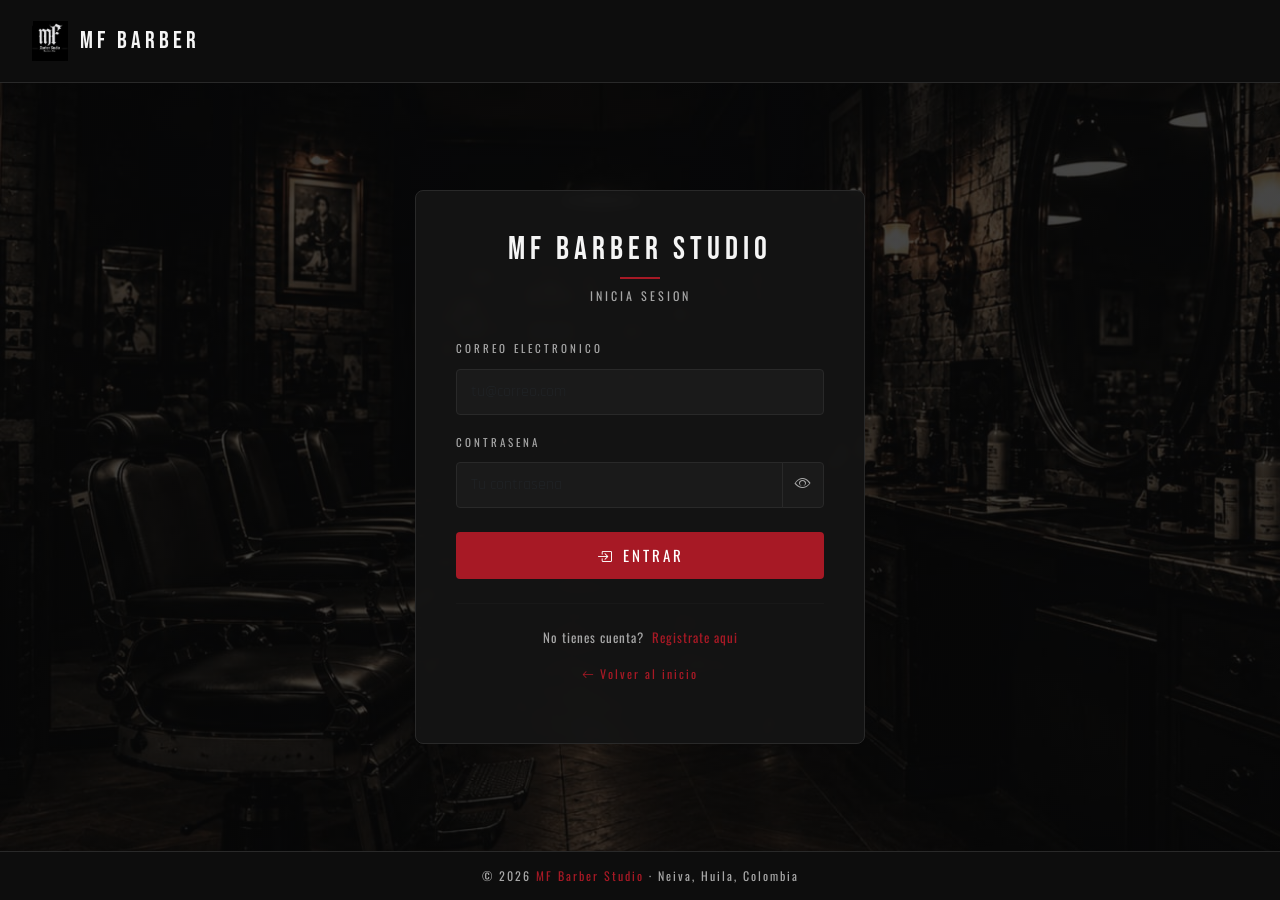
<file: frontend/dashboard_barbero.html>
<!DOCTYPE html>
<html lang="es">
<head>
    <meta charset="UTF-8">
    <meta name="viewport" content="width=device-width, initial-scale=1.0">
    <title>Panel Barbero — MF Barber Studio</title>
    <link href="https://cdn.jsdelivr.net/npm/bootstrap@5.3.2/dist/css/bootstrap.min.css" rel="stylesheet">
    <link href="https://cdn.jsdelivr.net/npm/bootstrap-icons@1.11.1/font/bootstrap-icons.css" rel="stylesheet">
    <link href="https://fonts.googleapis.com/css2?family=Bebas+Neue&family=Oswald:wght@300;400;600;700&family=Rajdhani:wght@400;500;600;700&display=swap" rel="stylesheet">
    <link href="css/style.css" rel="stylesheet">
    <style>
        :root { --rojo:#A71925;--rojo-hover:#C51F2C;--negro:#080808;--navbar:#0D0D0D;--card:#151515;--texto:#F5F5F5;--texto-sec:#A6A6A6;--borde:#292929; }
        body { background:var(--negro);color:var(--texto);min-height:100vh;font-family:'Rajdhani',sans-serif; }
        .navbar { background:var(--navbar);border-bottom:1px solid var(--borde);padding:0.8rem 2rem;position:sticky;top:0;z-index:999; }
        .navbar-brand { display:flex;align-items:center;gap:12px;text-decoration:none; }
        .navbar-brand img { height:40px;filter:invert(1); }
        .navbar-brand span { font-family:'Bebas Neue';font-size:1.5rem;letter-spacing:4px;color:var(--texto); }
        .foto-barbero-nav { width:32px;height:32px;border-radius:50%;object-fit:cover;border:2px solid var(--rojo);background:#0D0D0D; }
        .btn-salir { background:transparent;border:1px solid var(--borde);color:var(--texto-sec);font-family:'Oswald';letter-spacing:2px;font-size:12px;padding:6px 15px;border-radius:4px;transition:all 0.3s;cursor:pointer; }
        .btn-salir:hover { border-color:var(--rojo);color:var(--rojo); }
        .stat-card { background:var(--card);border:1px solid var(--borde);border-radius:8px;padding:1.5rem;text-align:center;transition:all 0.3s; }
        .stat-card:hover { border-color:var(--rojo); }
        .stat-num { font-family:'Bebas Neue';font-size:2.5rem;margin-bottom:3px; }
        .stat-label { font-family:'Oswald';color:var(--texto-sec);letter-spacing:2px;font-size:11px; }
        .nav-tabs { border-color:var(--borde); }
        .nav-tabs .nav-link { font-family:'Oswald';letter-spacing:2px;color:var(--texto-sec);background:transparent;border-color:transparent;font-size:13px;padding:10px 20px; }
        .nav-tabs .nav-link.active { color:#ffffff;background:rgba(167,25,37,0.15);border-color:var(--rojo) var(--rojo) transparent;border-bottom:2px solid var(--rojo); }
        .nav-tabs .nav-link:hover { color:var(--texto); }
        .section-title { font-family:'Bebas Neue';letter-spacing:4px;color:var(--texto);font-size:1.5rem; }
        .btn-borde { background:transparent;border:1px solid var(--borde);color:var(--texto-sec);font-family:'Oswald';letter-spacing:2px;font-size:12px;padding:6px 15px;border-radius:4px;transition:all 0.3s;cursor:pointer; }
        .btn-borde:hover { border-color:var(--rojo);color:var(--rojo); }
        footer { background:var(--navbar);border-top:1px solid var(--borde);padding:15px;text-align:center;color:var(--texto-sec);font-family:'Oswald';font-size:12px;letter-spacing:2px;margin-top:3rem; }
        footer span { color:var(--rojo); }
    </style>
</head>
<body>
<nav class="navbar d-flex justify-content-between align-items-center">
    <a class="navbar-brand" href="index.html">
        <img src="img/logo.jpg" alt="logo">
        <span>MF BARBER — BARBERO</span>
    </a>
    <div class="d-flex align-items-center gap-3">
        <span style="font-family:'Oswald';color:var(--texto-sec);font-size:13px;display:flex;align-items:center;gap:8px;">
            <img id="fotoBarbero" class="foto-barbero-nav" src="img/logo.jpg" alt="foto"
                 onerror="this.onerror=null;this.src='img/logo.jpg'">
            <span id="nombreBarbero"></span>
        </span>
        <button onclick="cerrarSesion()" class="btn-salir"><i class="bi bi-box-arrow-right me-1"></i>Salir</button>
    </div>
</nav>

<div class="container mt-4">
    <h2 style="font-family:'Bebas Neue';letter-spacing:4px;font-size:2rem;">Hola, <span id="nombreBienvenida" style="color:var(--rojo);"></span></h2>
    <p style="font-family:'Oswald';color:var(--texto-sec);letter-spacing:3px;font-size:12px;">PANEL DEL BARBERO · MF BARBER STUDIO 2026</p>

    <!-- STATS DE GANANCIAS -->
    <div class="row g-3 mt-3 mb-4" id="statsGanancias">
        <div class="col-6 col-md-3">
            <div class="stat-card" style="border-color:rgba(167,25,37,0.3);">
                <p class="stat-num" style="color:var(--rojo);" id="cortesHoy">0</p>
                <p class="stat-label">CORTES HOY</p>
            </div>
        </div>
        <div class="col-6 col-md-3">
            <div class="stat-card" style="border-color:rgba(37,211,102,0.3);">
                <p class="stat-num" style="color:#25D366;" id="gananciasHoy">$0</p>
                <p class="stat-label">GANANCIAS HOY</p>
            </div>
        </div>
        <div class="col-6 col-md-3">
            <div class="stat-card">
                <p class="stat-num" style="color:var(--rojo);" id="cortesMes">0</p>
                <p class="stat-label">CORTES DEL MES</p>
            </div>
        </div>
        <div class="col-6 col-md-3">
            <div class="stat-card" style="border-color:rgba(37,211,102,0.3);">
                <p class="stat-num" style="color:#25D366;" id="gananciasMes">$0</p>
                <p class="stat-label">GANANCIAS DEL MES</p>
            </div>
        </div>
    </div>

    <!-- PORCENTAJE -->
    <div style="background:var(--card);border:1px solid var(--borde);border-radius:8px;padding:1rem 1.5rem;margin-bottom:1.5rem;display:flex;align-items:center;gap:1rem;flex-wrap:wrap;">
        <span style="font-family:'Oswald';color:var(--texto-sec);font-size:11px;letter-spacing:3px;">TU PORCENTAJE:</span>
        <span id="porcentajeLabel" style="font-family:'Bebas Neue';font-size:1.5rem;color:var(--rojo);">50%</span>
        <span style="font-family:'Oswald';color:var(--texto-sec);font-size:12px;">de cada corte de <span id="precioLabel">$20.000</span> =</span>
        <span id="valorPorCorte" style="font-family:'Bebas Neue';font-size:1.5rem;color:#25D366;">$10.000</span>
        <span style="font-family:'Oswald';color:var(--texto-sec);font-size:12px;">por corte</span>
    </div>

    <!-- TABS -->
    <ul class="nav nav-tabs mb-4">
        <li class="nav-item">
            <button class="nav-link active" onclick="mostrarTab('reservas')" id="tabReservas">
                <i class="bi bi-calendar-check me-1"></i>MIS RESERVAS
            </button>
        </li>
        <li class="nav-item">
            <button class="nav-link" onclick="mostrarTab('historial')" id="tabHistorial">
                <i class="bi bi-clock-history me-1"></i>HISTORIAL
            </button>
        </li>
    </ul>

    <!-- RESERVAS -->
    <div id="seccionReservas">
        <div class="d-flex justify-content-between align-items-center mb-3">
            <h4 class="section-title mb-0">Mis Reservas Pendientes</h4>
            <button onclick="cargarDatos()" class="btn-borde">
                <i class="bi bi-arrow-clockwise me-1"></i>Actualizar
            </button>
        </div>
        <div id="todasReservas"></div>
    </div>

    <!-- HISTORIAL -->
    <div id="seccionHistorial" style="display:none;">
        <h4 class="section-title mb-3">Historial de Cortes Completados</h4>
        <div id="tablaHistorial" style="overflow-x:auto;"></div>
    </div>
</div>

<footer>© 2026 <span>MF Barber Studio</span> · Neiva, Huila, Colombia</footer>

<script src="https://cdn.jsdelivr.net/npm/bootstrap@5.3.2/dist/js/bootstrap.bundle.min.js"></script>
<script src="js/config.js"></script>
<script src="js/servicios.js"></script>
<script>
    verificarAuth();
    const usuario = getUsuario();
    if (usuario.rol !== 'barbero') window.location.href = 'login.html';
    document.getElementById('nombreBarbero').textContent = usuario.nombre;
    document.getElementById('nombreBienvenida').textContent = usuario.nombre;

    const PORCENTAJE_BARBERO = 50;
    const PRECIO_POR_DEFECTO = 20000;
    let precios = {};

    document.getElementById('porcentajeLabel').textContent = PORCENTAJE_BARBERO + '%';

    function valorReserva(r) {
        return precios[r.id_servicio] ?? PRECIO_POR_DEFECTO;
    }

    function gananciaReserva(r) {
        return Math.round(valorReserva(r) * PORCENTAJE_BARBERO / 100);
    }

    // Foto del barbero tomada de la base de datos
    async function cargarFoto() {
        try {
            const datos = await apiRequest('GET', `/usuarios/${usuario.id}`, null, getToken());
            const foto = datos.foto || 'logo.jpg';
            document.getElementById('fotoBarbero').src = 'img/' + foto;
        } catch (e) {
            document.getElementById('fotoBarbero').src = 'img/logo.jpg';
        }
    }

    async function cargarDatos() {
        try {
            const [reservas, servicios] = await Promise.all([
                apiRequest('GET', `/reservas/barbero/${usuario.id}`, null, getToken()),
                apiRequest('GET', '/servicios/')
            ]);
            precios = {};
            servicios.forEach(s => { precios[s.id] = Number(s.precio); });

            // Precio de referencia en la barra de porcentaje
            const precioRef = servicios.length ? Number(servicios[0].precio) : PRECIO_POR_DEFECTO;
            document.getElementById('precioLabel').textContent = '$' + precioRef.toLocaleString();
            document.getElementById('valorPorCorte').textContent =
                '$' + Math.round(precioRef * PORCENTAJE_BARBERO / 100).toLocaleString();

            const hoy = fechaLocal();
            const mesActual = hoy.substring(0, 7);

            const listasHoy = reservas.filter(r => r.estado === 'Listo' && r.fecha_reserva.startsWith(hoy));
            const listasMes = reservas.filter(r => r.estado === 'Listo' && r.fecha_reserva.startsWith(mesActual));
            const sumaGanancia = lista => lista.reduce((s, r) => s + gananciaReserva(r), 0);

            document.getElementById('cortesHoy').textContent = listasHoy.length;
            document.getElementById('gananciasHoy').textContent = '$' + sumaGanancia(listasHoy).toLocaleString();
            document.getElementById('cortesMes').textContent = listasMes.length;
            document.getElementById('gananciasMes').textContent = '$' + sumaGanancia(listasMes).toLocaleString();

            cargarTodasReservas();
            cargarHistorial(reservas);
        } catch(e) {
            console.error(e);
        }
    }

    function cargarHistorial(reservas) {
        const completadas = reservas.filter(r => r.estado === 'Listo');
        const contenedor = document.getElementById('tablaHistorial');

        if (completadas.length === 0) {
            contenedor.innerHTML = `
                <div style="text-align:center;padding:3rem;color:var(--texto-sec);font-family:'Oswald';letter-spacing:2px;">
                    <i class="bi bi-clipboard-x" style="font-size:3rem;color:#292929;display:block;margin-bottom:1rem;"></i>
                    No tienes cortes completados aun
                </div>`;
            return;
        }

        contenedor.innerHTML = `
            <div style="background:var(--card);border:1px solid var(--borde);border-radius:8px;overflow-x:auto;">
                <table style="width:100%;border-collapse:collapse;min-width:500px;">
                    <thead>
                        <tr style="background:#0D0D0D;">
                            <th style="padding:12px 16px;font-family:'Oswald';color:#A71925;letter-spacing:2px;font-size:12px;border-bottom:1px solid #292929;">CLIENTE</th>
                            <th style="padding:12px 16px;font-family:'Oswald';color:#A71925;letter-spacing:2px;font-size:12px;border-bottom:1px solid #292929;">FECHA</th>
                            <th style="padding:12px 16px;font-family:'Oswald';color:#A71925;letter-spacing:2px;font-size:12px;border-bottom:1px solid #292929;">HORA</th>
                            <th style="padding:12px 16px;font-family:'Oswald';color:#A71925;letter-spacing:2px;font-size:12px;border-bottom:1px solid #292929;">VALOR</th>
                            <th style="padding:12px 16px;font-family:'Oswald';color:#A71925;letter-spacing:2px;font-size:12px;border-bottom:1px solid #292929;">TU GANANCIA</th>
                        </tr>
                    </thead>
                    <tbody>
                    ${completadas.map(r => `
                        <tr style="border-bottom:1px solid #1a1a1a;">
                            <td style="padding:12px 16px;color:#F5F5F5;font-family:'Oswald';font-size:13px;">${r.nombre_cliente}</td>
                            <td style="padding:12px 16px;color:#A6A6A6;font-family:'Rajdhani';white-space:nowrap;">${r.fecha_reserva}</td>
                            <td style="padding:12px 16px;color:#A6A6A6;font-family:'Rajdhani';white-space:nowrap;">${r.hora_reserva}</td>
                            <td style="padding:12px 16px;font-family:'Bebas Neue';font-size:1.2rem;color:#A71925;">$${valorReserva(r).toLocaleString()}</td>
                            <td style="padding:12px 16px;font-family:'Bebas Neue';font-size:1.2rem;color:#25D366;">$${gananciaReserva(r).toLocaleString()}</td>
                        </tr>
                    `).join('')}
                    </tbody>
                </table>
            </div>`;
    }

    function mostrarTab(tab) {
        document.getElementById('seccionReservas').style.display = tab === 'reservas' ? 'block' : 'none';
        document.getElementById('seccionHistorial').style.display = tab === 'historial' ? 'block' : 'none';
        document.getElementById('tabReservas').classList.toggle('active', tab === 'reservas');
        document.getElementById('tabHistorial').classList.toggle('active', tab === 'historial');
    }

    cargarFoto();
    cargarDatos();
</script>
</body>
</html>
</file>
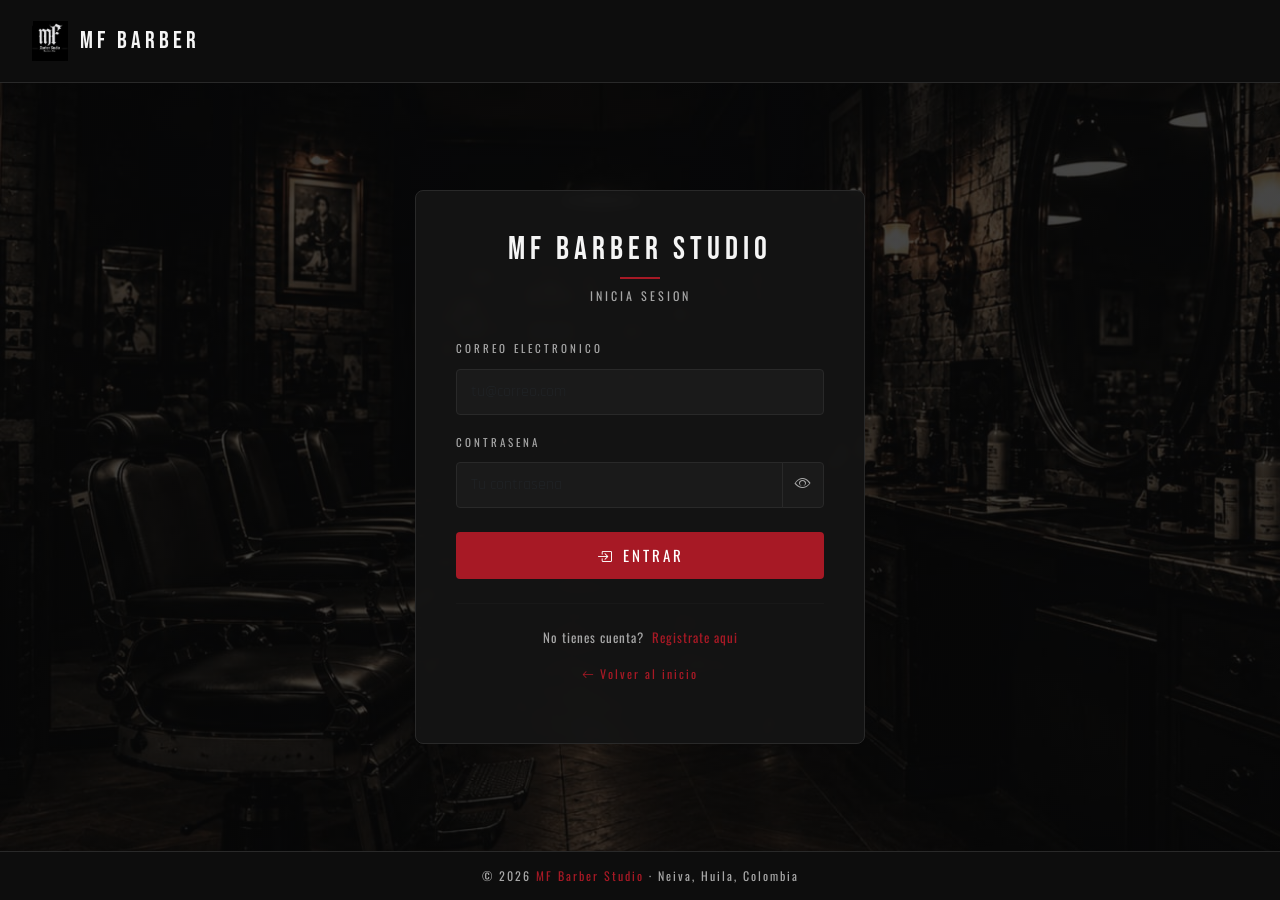
<file: frontend/dashboard_cliente.html>
<!DOCTYPE html>
<html lang="es">
<head>
    <meta charset="UTF-8">
    <meta name="viewport" content="width=device-width, initial-scale=1.0">
    <title>Panel Cliente — MF Barber Studio</title>
    <link href="https://cdn.jsdelivr.net/npm/bootstrap@5.3.2/dist/css/bootstrap.min.css" rel="stylesheet">
    <link href="https://cdn.jsdelivr.net/npm/bootstrap-icons@1.11.1/font/bootstrap-icons.css" rel="stylesheet">
    <link href="https://fonts.googleapis.com/css2?family=Bebas+Neue&family=Oswald:wght@300;400;600;700&family=Rajdhani:wght@400;500;600;700&display=swap" rel="stylesheet">
    <link href="css/style.css" rel="stylesheet">
    <style>
        :root {
            --rojo:#A71925;--rojo-hover:#C51F2C;--negro:#080808;
            --navbar:#0D0D0D;--card:#151515;--texto:#F5F5F5;
            --texto-sec:#A6A6A6;--borde:#292929;
        }
        body { background:var(--negro);color:var(--texto);min-height:100vh;font-family:'Rajdhani',sans-serif; }
        .navbar { background:var(--navbar);border-bottom:1px solid var(--borde);padding:0.8rem 2rem;position:sticky;top:0;z-index:999; }
        .navbar-brand { display:flex;align-items:center;gap:12px;text-decoration:none; }
        .navbar-brand img { height:40px;filter:invert(1); }
        .navbar-brand span { font-family:'Bebas Neue';font-size:1.5rem;letter-spacing:4px;color:var(--texto); }
        .nav-user { font-family:'Oswald';color:var(--texto-sec);letter-spacing:2px;font-size:13px; }
        .btn-salir { background:transparent;border:1px solid var(--borde);color:var(--texto-sec);font-family:'Oswald';letter-spacing:2px;font-size:12px;padding:6px 15px;border-radius:4px;transition:all 0.3s; }
        .btn-salir:hover { border-color:var(--rojo);color:var(--rojo); }
        .page-title { font-family:'Bebas Neue';letter-spacing:5px;color:var(--texto);font-size:2rem;margin-bottom:3px; }
        .page-sub { font-family:'Oswald';color:var(--texto-sec);letter-spacing:3px;font-size:12px; }
        .nav-tabs { border-color:var(--borde); }
        .nav-tabs .nav-link { font-family:'Oswald';letter-spacing:2px;color:var(--texto-sec);background:transparent;border-color:transparent;font-size:13px;padding:10px 20px; }
        .nav-tabs .nav-link.active { color:#ffffff;background:rgba(167,25,37,0.15);border-color:var(--rojo) var(--rojo) transparent;border-bottom:2px solid var(--rojo); }
        .nav-tabs .nav-link:hover { color:var(--texto); }
        .section-title { font-family:'Bebas Neue';letter-spacing:4px;color:var(--texto);font-size:1.5rem;margin-bottom:1rem; }
        .corte-card { background:var(--card);border:1px solid var(--borde);border-radius:8px;overflow:hidden;transition:all 0.3s; }
        .corte-card:hover { border-color:var(--rojo);transform:translateY(-3px); }
        .corte-card img { width:100%;height:180px;object-fit:cover; }
        .corte-body { padding:1rem;text-align:center; }
        .corte-nombre { font-family:'Oswald';color:var(--texto);font-size:13px;margin-bottom:3px; }
        .corte-precio { font-family:'Bebas Neue';font-size:1.8rem;color:var(--rojo);margin-bottom:8px; }
        .btn-reservar { background:var(--rojo);color:#fff;font-family:'Oswald';letter-spacing:2px;padding:8px;border:none;border-radius:4px;width:100%;transition:all 0.3s;cursor:pointer; }
        .btn-reservar:hover { background:var(--rojo-hover); }
        .tabla-card { background:var(--card);border:1px solid var(--borde);border-radius:8px;overflow:hidden; }
        .table-dark { background:var(--card)!important; }
        .table-dark th { color:var(--rojo)!important;border-color:var(--borde)!important;font-family:'Oswald';letter-spacing:2px;font-size:12px; }
        .table-dark td { border-color:var(--borde)!important;color:var(--texto);font-family:'Rajdhani'; }
        .btn-nueva { background:var(--rojo);color:#fff;font-family:'Oswald';letter-spacing:2px;padding:8px 20px;border:none;border-radius:4px;transition:all 0.3s; }
        .btn-nueva:hover { background:var(--rojo-hover);color:#fff; }
        footer { background:var(--navbar);border-top:1px solid var(--borde);padding:15px;text-align:center;color:var(--texto-sec);font-family:'Oswald';font-size:12px;letter-spacing:2px;margin-top:3rem; }
        footer span { color:var(--rojo); }
    </style>
</head>
<body>
<nav class="navbar d-flex justify-content-between align-items-center">
    <a class="navbar-brand" href="index.html">
        <img src="img/logo.jpg" alt="logo">
        <span>MF BARBER</span>
    </a>
    <div class="d-flex align-items-center gap-3">
        <span class="nav-user"><i class="bi bi-person-circle me-1" style="color:var(--rojo);"></i><span id="nombreUsuario"></span></span>
        <button onclick="cerrarSesion()" class="btn-salir"><i class="bi bi-box-arrow-right me-1"></i>Salir</button>
    </div>
</nav>

<div class="container mt-4">
    <h2 class="page-title">Bienvenido, <span id="nombreBienvenida" style="color:var(--rojo);"></span></h2>
    <p class="page-sub">PANEL DE CLIENTE · MF BARBER STUDIO 2026</p>

    <ul class="nav nav-tabs mt-4 mb-4">
        <li class="nav-item">
            <button class="nav-link active" onclick="mostrarTab('servicios')" id="tabServicios">
                <i class="bi bi-scissors me-1"></i>CORTES
            </button>
        </li>
        <li class="nav-item">
            <button class="nav-link" onclick="mostrarTab('reservas')" id="tabReservas">
                <i class="bi bi-calendar-check me-1"></i>MIS RESERVAS
            </button>
        </li>
    </ul>

    <div id="seccionServicios">
        <h4 class="section-title">Nuestros Cortes — $20.000</h4>
        <div class="row g-4" id="serviciosContainer"></div>
    </div>

    <div id="seccionReservas" style="display:none;">
        <div class="d-flex justify-content-between align-items-center mb-3">
            <h4 class="section-title mb-0">Mis Reservas</h4>
            <button onclick="mostrarTab('servicios')" class="btn-nueva">
                <i class="bi bi-plus-circle me-1"></i>Nueva Reserva
            </button>
        </div>
        <div id="misReservas"></div>
    </div>
</div>

<footer>© 2026 <span>MF Barber Studio</span> · Neiva, Huila, Colombia</footer>

<script src="https://cdn.jsdelivr.net/npm/bootstrap@5.3.2/dist/js/bootstrap.bundle.min.js"></script>
<script src="js/config.js"></script>
<script src="js/servicios.js"></script>
<script>
    verificarAuth();
    const usuario = getUsuario();
    if (usuario.rol !== 'cliente') window.location.href = 'login.html';
    document.getElementById('nombreUsuario').textContent = usuario.nombre;
    document.getElementById('nombreBienvenida').textContent = usuario.nombre;
    cargarServicios();

    function mostrarTab(tab) {
        document.getElementById('seccionServicios').style.display = tab === 'servicios' ? 'block' : 'none';
        document.getElementById('seccionReservas').style.display = tab === 'reservas' ? 'block' : 'none';
        document.getElementById('tabServicios').classList.toggle('active', tab === 'servicios');
        document.getElementById('tabReservas').classList.toggle('active', tab === 'reservas');
        if (tab === 'reservas') cargarMisReservas();
    }
</script>
</body>
</html>
</file>
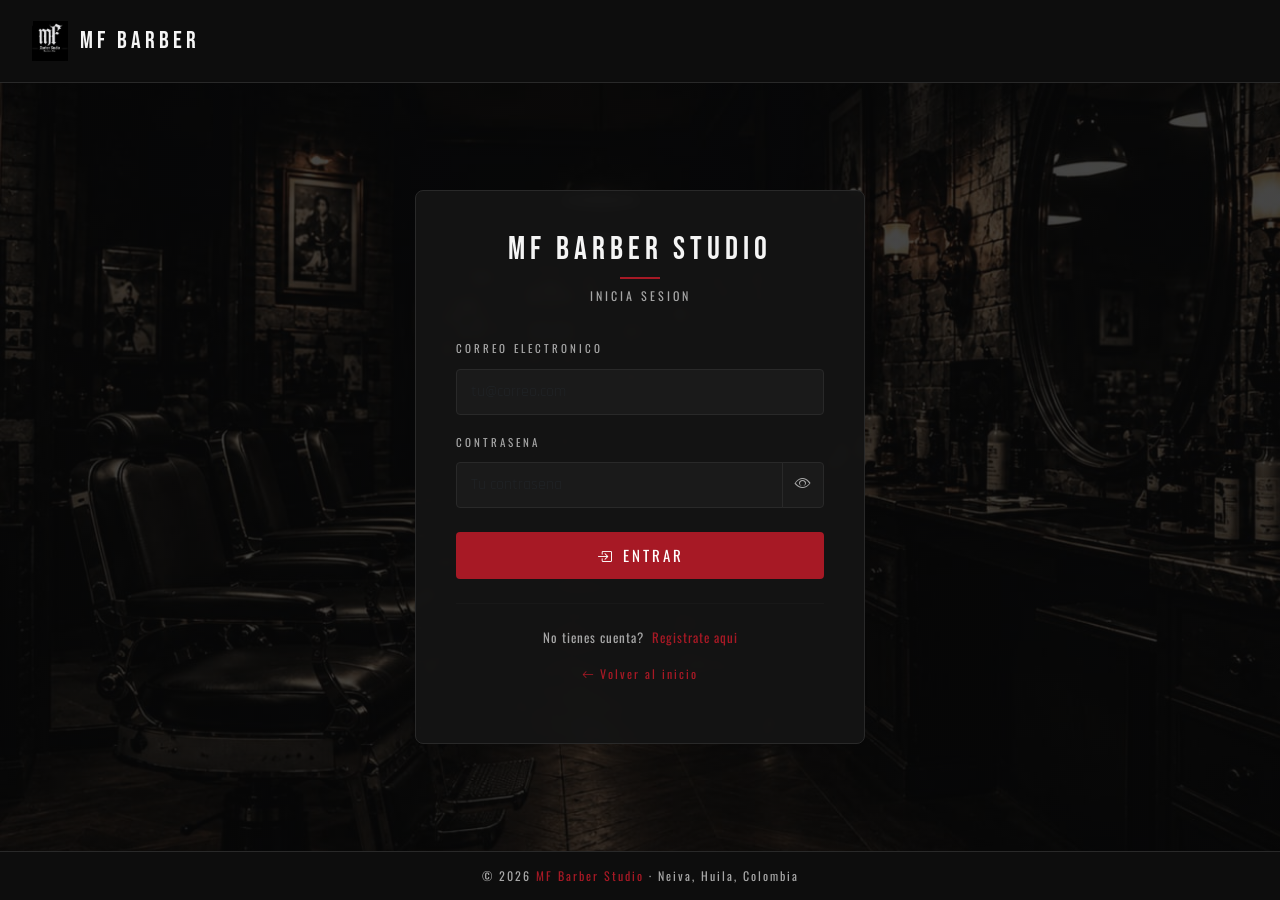
<file: frontend/login.html>
<!DOCTYPE html>
<html lang="es">
<head>
    <meta charset="UTF-8">
    <meta name="viewport" content="width=device-width, initial-scale=1.0">
    <title>Iniciar Sesion — MF Barber Studio</title>
    <link href="https://cdn.jsdelivr.net/npm/bootstrap@5.3.2/dist/css/bootstrap.min.css" rel="stylesheet">
    <link href="https://cdn.jsdelivr.net/npm/bootstrap-icons@1.11.1/font/bootstrap-icons.css" rel="stylesheet">
    <link href="https://fonts.googleapis.com/css2?family=Bebas+Neue&family=Oswald:wght@300;400;600;700&family=Rajdhani:wght@400;500;600;700&display=swap" rel="stylesheet">
    <link href="css/style.css" rel="stylesheet">
    <style>
        :root {
            --rojo:#A71925;--rojo-hover:#C51F2C;--negro:#080808;
            --navbar:#0D0D0D;--card:#151515;--texto:#F5F5F5;
            --texto-sec:#A6A6A6;--borde:#292929;
        }
        body {
            background: linear-gradient(rgba(8,8,8,0.75), rgba(8,8,8,0.75)), url('img/fondo-login.jpg') center/cover no-repeat fixed;
            min-height: 100vh;
            display: flex;
            flex-direction: column;
        }
        .navbar { background:var(--navbar);border-bottom:1px solid var(--borde);padding:1rem 2rem; }
        .navbar-brand { display:flex;align-items:center;gap:12px;text-decoration:none; }
        .navbar-brand img { height:40px;filter:invert(1); }
        .navbar-brand span { font-family:'Bebas Neue';font-size:1.5rem;letter-spacing:4px;color:var(--texto); }
        .login-wrap { flex:1;display:flex;align-items:center;justify-content:center;padding:2rem; }
        .login-card { background:rgba(21, 21, 21, 0.95);border:1px solid var(--borde);border-radius:8px;padding:2.5rem;width:100%;max-width:450px;backdrop-filter:blur(5px); }
        .login-title { font-family:'Bebas Neue';letter-spacing:5px;color:var(--texto);font-size:2rem;text-align:center;margin-bottom:5px; }
        .login-sub { font-family:'Oswald';color:var(--texto-sec);letter-spacing:3px;font-size:12px;text-align:center;margin-bottom:2rem; }
        .form-label { font-family:'Oswald';color:var(--texto-sec);font-size:11px;letter-spacing:3px; }
        .form-control { background:rgba(255,255,255,0.03)!important;border:1px solid var(--borde)!important;color:var(--texto)!important;border-radius:4px;padding:10px 14px; }
        .form-control:focus { border-color:var(--rojo)!important;box-shadow:0 0 10px rgba(167,25,37,0.2)!important; }
        .eye-btn { background:rgba(255,255,255,0.03);border:1px solid var(--borde);color:var(--texto-sec);border-radius:0 4px 4px 0; }
        .eye-btn:hover { color:var(--rojo); }
        .btn-login { background:var(--rojo);color:#fff;font-family:'Oswald';letter-spacing:3px;padding:12px;border:none;border-radius:4px;width:100%;font-size:15px;transition:all 0.3s; }
        .btn-login:hover { background:var(--rojo-hover);transform:translateY(-1px); }
        .red-line { width:40px;height:2px;background:var(--rojo);margin:8px auto; }
        .link-rojo { color:var(--rojo);text-decoration:none; }
        .link-rojo:hover { color:var(--rojo-hover); }
        .error-box { background:rgba(167,25,37,0.1);border:1px solid var(--rojo);color:#ff6b6b;border-radius:4px;padding:10px;font-family:'Oswald';font-size:13px; }
        footer { background:var(--navbar);border-top:1px solid var(--borde);padding:15px;text-align:center;color:var(--texto-sec);font-family:'Oswald';font-size:12px;letter-spacing:2px; }
        footer span { color:var(--rojo); }
    </style>
</head>
<body>
<nav class="navbar">
    <a class="navbar-brand" href="index.html">
        <img src="img/logo.jpg" alt="logo">
        <span>MF BARBER</span>
    </a>
</nav>

<div class="login-wrap">
    <div class="login-card">
        <h2 class="login-title">MF BARBER STUDIO</h2>
        <div class="red-line"></div>
        <p class="login-sub">INICIA SESION</p>

        <form id="loginForm">
            <div class="mb-3">
                <label class="form-label">CORREO ELECTRONICO</label>
                <input type="email" id="email" class="form-control mt-1" placeholder="tu@correo.com" required>
            </div>
            <div class="mb-4">
                <label class="form-label">CONTRASENA</label>
                <div class="input-group mt-1">
                    <input type="password" id="password" class="form-control" placeholder="Tu contrasena" required>
                    <button type="button" class="eye-btn btn" onclick="togglePass()">
                        <i class="bi bi-eye" id="eyeIcon"></i>
                    </button>
                </div>
            </div>
            <div id="errorLogin" class="error-box mb-3" style="display:none;"></div>
            <button type="submit" id="btnLogin" class="btn-login">
                <i class="bi bi-box-arrow-in-right me-2"></i>ENTRAR
            </button>
        </form>

        <hr style="border-color:var(--borde);margin:1.5rem 0;">
        <p style="text-align:center;color:var(--texto-sec);font-family:'Oswald';font-size:13px;letter-spacing:1px;">
            No tienes cuenta?
            <a href="registro.html" class="link-rojo ms-1">Registrate aqui</a>
        </p>
        <p style="text-align:center;margin-top:8px;">
            <a href="index.html" class="link-rojo" style="font-family:'Oswald';font-size:12px;letter-spacing:2px;">
                <i class="bi bi-arrow-left me-1"></i>Volver al inicio
            </a>
        </p>
    </div>
</div>

<footer>© 2026 <span>MF Barber Studio</span> · Neiva, Huila, Colombia</footer>

<script src="https://cdn.jsdelivr.net/npm/bootstrap@5.3.2/dist/js/bootstrap.bundle.min.js"></script>
<script src="js/config.js"></script>
<script src="js/auth.js"></script>
<script>
function togglePass() {
    const input = document.getElementById('password');
    const icon = document.getElementById('eyeIcon');
    if (input.type === 'password') {
        input.type = 'text';
        icon.classList.replace('bi-eye','bi-eye-slash');
    } else {
        input.type = 'password';
        icon.classList.replace('bi-eye-slash','bi-eye');
    }
}
</script>
</body>
</html>
</file>
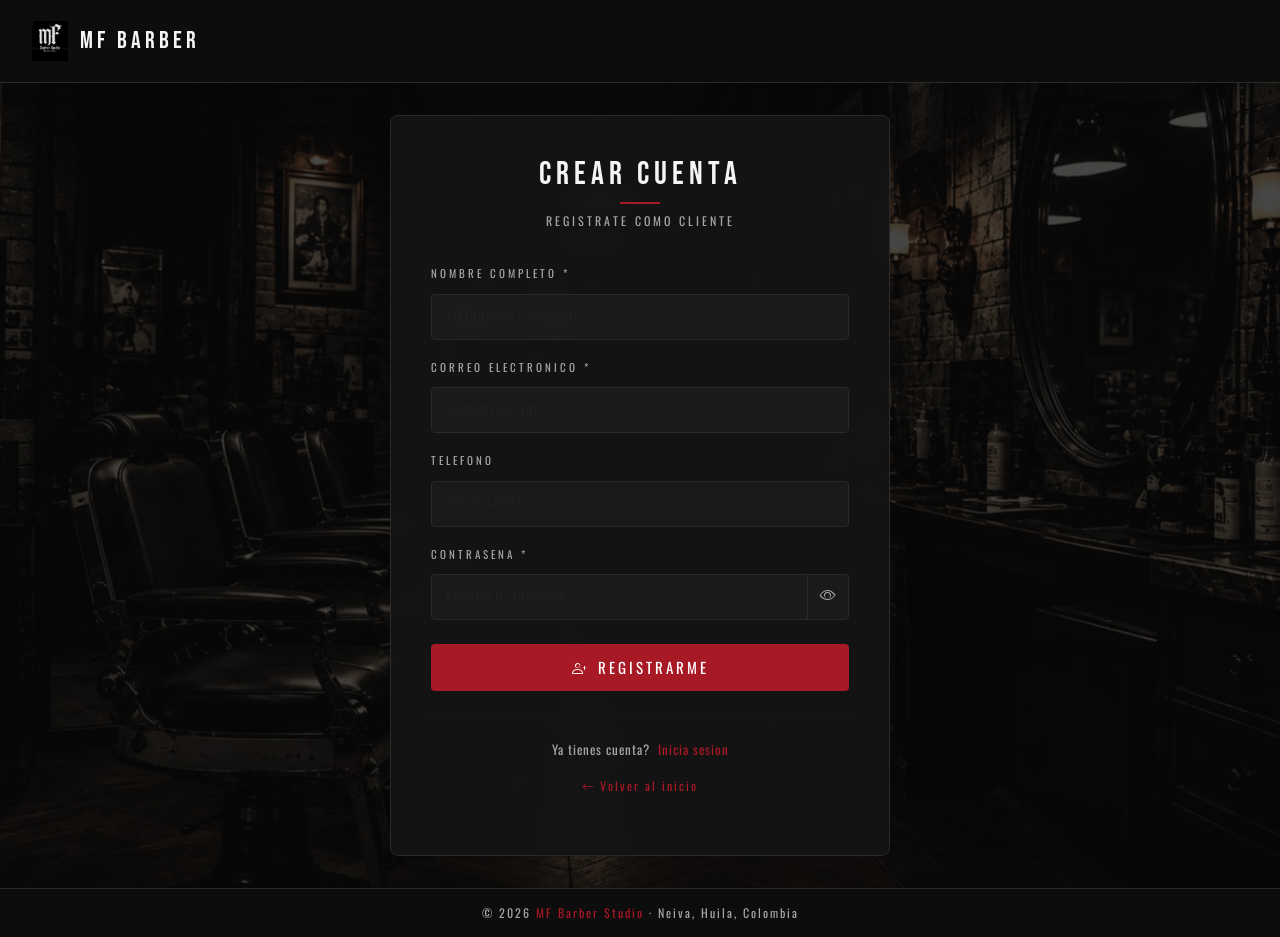
<file: frontend/registro.html>
<!DOCTYPE html>
<html lang="es">
<head>
    <meta charset="UTF-8">
    <meta name="viewport" content="width=device-width, initial-scale=1.0">
    <title>Registro — MF Barber Studio</title>
    <link href="https://cdn.jsdelivr.net/npm/bootstrap@5.3.2/dist/css/bootstrap.min.css" rel="stylesheet">
    <link href="https://cdn.jsdelivr.net/npm/bootstrap-icons@1.11.1/font/bootstrap-icons.css" rel="stylesheet">
    <link href="https://fonts.googleapis.com/css2?family=Bebas+Neue&family=Oswald:wght@300;400;600;700&family=Rajdhani:wght@400;500;600;700&display=swap" rel="stylesheet">
    <link href="css/style.css" rel="stylesheet">
    <style>
        :root {
            --rojo:#A71925;--rojo-hover:#C51F2C;--negro:#080808;
            --navbar:#0D0D0D;--card:#151515;--texto:#F5F5F5;
            --texto-sec:#A6A6A6;--borde:#292929;
        }
        body {
            background: linear-gradient(rgba(8,8,8,0.75), rgba(8,8,8,0.75)), url('img/fondo-login.jpg') center/cover no-repeat fixed;
            min-height: 100vh;
            display: flex;
            flex-direction: column;
        }
        .navbar { background:var(--navbar);border-bottom:1px solid var(--borde);padding:1rem 2rem; }
        .navbar-brand { display:flex;align-items:center;gap:12px;text-decoration:none; }
        .navbar-brand img { height:40px;filter:invert(1); }
        .navbar-brand span { font-family:'Bebas Neue';font-size:1.5rem;letter-spacing:4px;color:var(--texto); }
        .reg-wrap { flex:1;display:flex;align-items:center;justify-content:center;padding:2rem; }
        .reg-card { background:rgba(21, 21, 21, 0.95);border:1px solid var(--borde);border-radius:8px;padding:2.5rem;width:100%;max-width:500px;backdrop-filter:blur(5px); }
        .reg-title { font-family:'Bebas Neue';letter-spacing:5px;color:var(--texto);font-size:2rem;text-align:center;margin-bottom:5px; }
        .reg-sub { font-family:'Oswald';color:var(--texto-sec);letter-spacing:3px;font-size:12px;text-align:center;margin-bottom:2rem; }
        .form-label { font-family:'Oswald';color:var(--texto-sec);font-size:11px;letter-spacing:3px; }
        .form-control { background:rgba(255,255,255,0.03)!important;border:1px solid var(--borde)!important;color:var(--texto)!important;border-radius:4px;padding:10px 14px; }
        .form-control:focus { border-color:var(--rojo)!important;box-shadow:0 0 10px rgba(167,25,37,0.2)!important; }
        .eye-btn { background:rgba(255,255,255,0.03);border:1px solid var(--borde);color:var(--texto-sec);border-radius:0 4px 4px 0; }
        .eye-btn:hover { color:var(--rojo); }
        .btn-registro { background:var(--rojo);color:#fff;font-family:'Oswald';letter-spacing:3px;padding:12px;border:none;border-radius:4px;width:100%;font-size:15px;transition:all 0.3s; }
        .btn-registro:hover { background:var(--rojo-hover);transform:translateY(-1px); }
        .red-line { width:40px;height:2px;background:var(--rojo);margin:8px auto; }
        .link-rojo { color:var(--rojo);text-decoration:none; }
        .link-rojo:hover { color:var(--rojo-hover); }
        .error-box { background:rgba(167,25,37,0.1);border:1px solid var(--rojo);color:#ff6b6b;border-radius:4px;padding:10px;font-family:'Oswald';font-size:13px; }
        .success-box { background:rgba(37,211,102,0.1);border:1px solid #25D366;color:#25D366;border-radius:4px;padding:10px;font-family:'Oswald';font-size:13px; }
        footer { background:var(--navbar);border-top:1px solid var(--borde);padding:15px;text-align:center;color:var(--texto-sec);font-family:'Oswald';font-size:12px;letter-spacing:2px; }
        footer span { color:var(--rojo); }
    </style>
</head>
<body>
<nav class="navbar">
    <a class="navbar-brand" href="index.html">
        <img src="img/logo.jpg" alt="logo">
        <span>MF BARBER</span>
    </a>
</nav>

<div class="reg-wrap">
    <div class="reg-card">
        <h2 class="reg-title">Crear Cuenta</h2>
        <div class="red-line"></div>
        <p class="reg-sub">REGISTRATE COMO CLIENTE</p>

        <form id="registroForm">
            <div class="mb-3">
                <label class="form-label">NOMBRE COMPLETO *</label>
                <input type="text" id="nombre" class="form-control mt-1" placeholder="Tu nombre completo" required>
            </div>
            <div class="mb-3">
                <label class="form-label">CORREO ELECTRONICO *</label>
                <input type="email" id="email" class="form-control mt-1" placeholder="tu@correo.com" required>
            </div>
            <div class="mb-3">
                <label class="form-label">TELEFONO</label>
                <input type="tel" id="telefono" class="form-control mt-1" placeholder="3001234567">
            </div>
            <div class="mb-4">
                <label class="form-label">CONTRASENA *</label>
                <div class="input-group mt-1">
                    <input type="password" id="password" class="form-control" placeholder="Minimo 6 caracteres" minlength="6" required>
                    <button type="button" class="eye-btn btn" onclick="togglePass()">
                        <i class="bi bi-eye" id="eyeIcon"></i>
                    </button>
                </div>
            </div>
            <div id="errorRegistro" class="error-box mb-3" style="display:none;"></div>
            <div id="successRegistro" class="success-box mb-3" style="display:none;">
                Cuenta creada exitosamente! Redirigiendo...
            </div>
            <button type="submit" id="btnRegistro" class="btn-registro">
                <i class="bi bi-person-plus me-2"></i>REGISTRARME
            </button>
        </form>

        <hr style="border-color:var(--borde);margin:1.5rem 0;">
        <p style="text-align:center;color:var(--texto-sec);font-family:'Oswald';font-size:13px;letter-spacing:1px;">
            Ya tienes cuenta?
            <a href="login.html" class="link-rojo ms-1">Inicia sesion</a>
        </p>
        <p style="text-align:center;margin-top:8px;">
            <a href="index.html" class="link-rojo" style="font-family:'Oswald';font-size:12px;letter-spacing:2px;">
                <i class="bi bi-arrow-left me-1"></i>Volver al inicio
            </a>
        </p>
    </div>
</div>

<footer>© 2026 <span>MF Barber Studio</span> · Neiva, Huila, Colombia</footer>

<script src="https://cdn.jsdelivr.net/npm/bootstrap@5.3.2/dist/js/bootstrap.bundle.min.js"></script>
<script src="js/config.js"></script>
<script src="js/auth.js"></script>
<script>
function togglePass() {
    const input = document.getElementById('password');
    const icon = document.getElementById('eyeIcon');
    if (input.type === 'password') {
        input.type = 'text';
        icon.classList.replace('bi-eye','bi-eye-slash');
    } else {
        input.type = 'password';
        icon.classList.replace('bi-eye-slash','bi-eye');
    }
}
</script>
</body>
</html>
</file>
<file: frontend/css/style.css>
:root {
    --rojo: #A71925;
    --rojo-hover: #C51F2C;
    --negro: #080808;
    --navbar: #0D0D0D;
    --card: #151515;
    --texto: #F5F5F5;
    --texto-sec: #A6A6A6;
    --borde: #292929;
}

* { margin: 0; padding: 0; box-sizing: border-box; }

body {
    background: var(--negro);
    color: var(--texto);
    font-family: 'Rajdhani', sans-serif;
}

::-webkit-scrollbar { width: 5px; }
::-webkit-scrollbar-track { background: var(--negro); }
::-webkit-scrollbar-thumb { background: var(--rojo); border-radius: 3px; }

.card {
    background: var(--card);
    border: 1px solid var(--borde);
    border-radius: 8px;
    color: var(--texto);
    transition: all 0.3s;
}

.card:hover {
    border-color: var(--rojo);
    box-shadow: 0 10px 30px rgba(167,25,37,0.15);
}

.form-control, .form-select {
    background: rgba(255,255,255,0.04) !important;
    border: 1px solid var(--borde) !important;
    color: var(--texto) !important;
    border-radius: 4px;
}

.form-control:focus, .form-select:focus {
    border-color: var(--rojo) !important;
    box-shadow: 0 0 10px rgba(167,25,37,0.2) !important;
}

.form-select option { background: var(--card); color: var(--texto); }

.table-dark { background: var(--card) !important; }
.table-dark th { color: var(--rojo) !important; border-color: var(--borde) !important; }
.table-dark td { border-color: var(--borde) !important; color: var(--texto); }
.table-hover tbody tr:hover { background: rgba(167,25,37,0.08) !important; }

.nav-link { color: var(--texto-sec) !important; font-family: 'Oswald'; }
.nav-link.active { color: var(--texto) !important; border-color: var(--rojo) !important; }
.nav-link:hover { color: var(--texto) !important; }

.badge { font-family: 'Oswald'; letter-spacing: 1px; }

.btn-outline-light { border-color: var(--borde) !important; }
.btn-outline-light:hover { background: var(--rojo) !important; border-color: var(--rojo) !important; }

footer {
    background: var(--navbar);
    border-top: 1px solid var(--borde);
    padding: 20px;
    text-align: center;
    color: var(--texto-sec);
    font-family: 'Oswald';
    letter-spacing: 2px;
    font-size: 13px;
}

.alert-success {
    background: rgba(37,211,102,0.1) !important;
    border: 1px solid #25D366 !important;
    color: #25D366 !important;
}

.alert-danger {
    background: rgba(167,25,37,0.1) !important;
    border: 1px solid var(--rojo) !important;
    color: #ff6b6b !important;
}

@media (max-width: 768px) {
    .container { padding: 0 1rem; }
}
</file>
